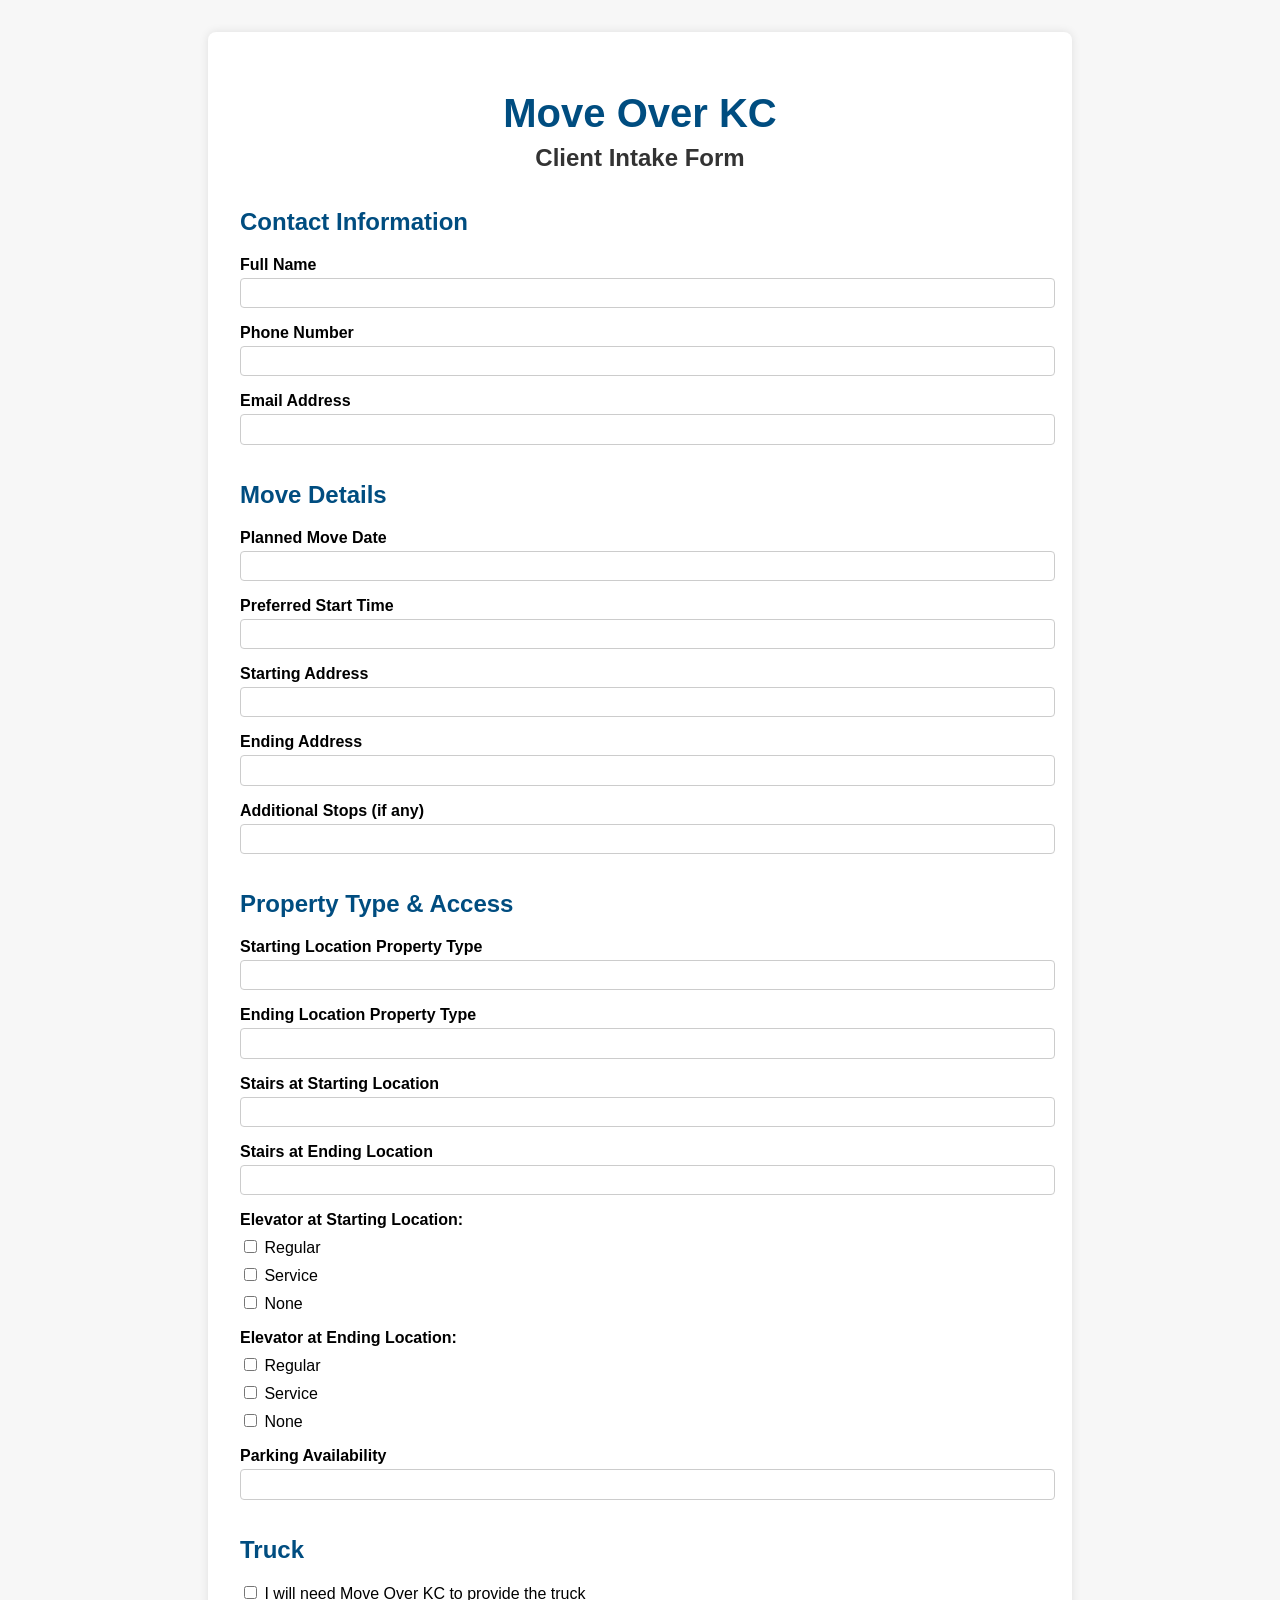
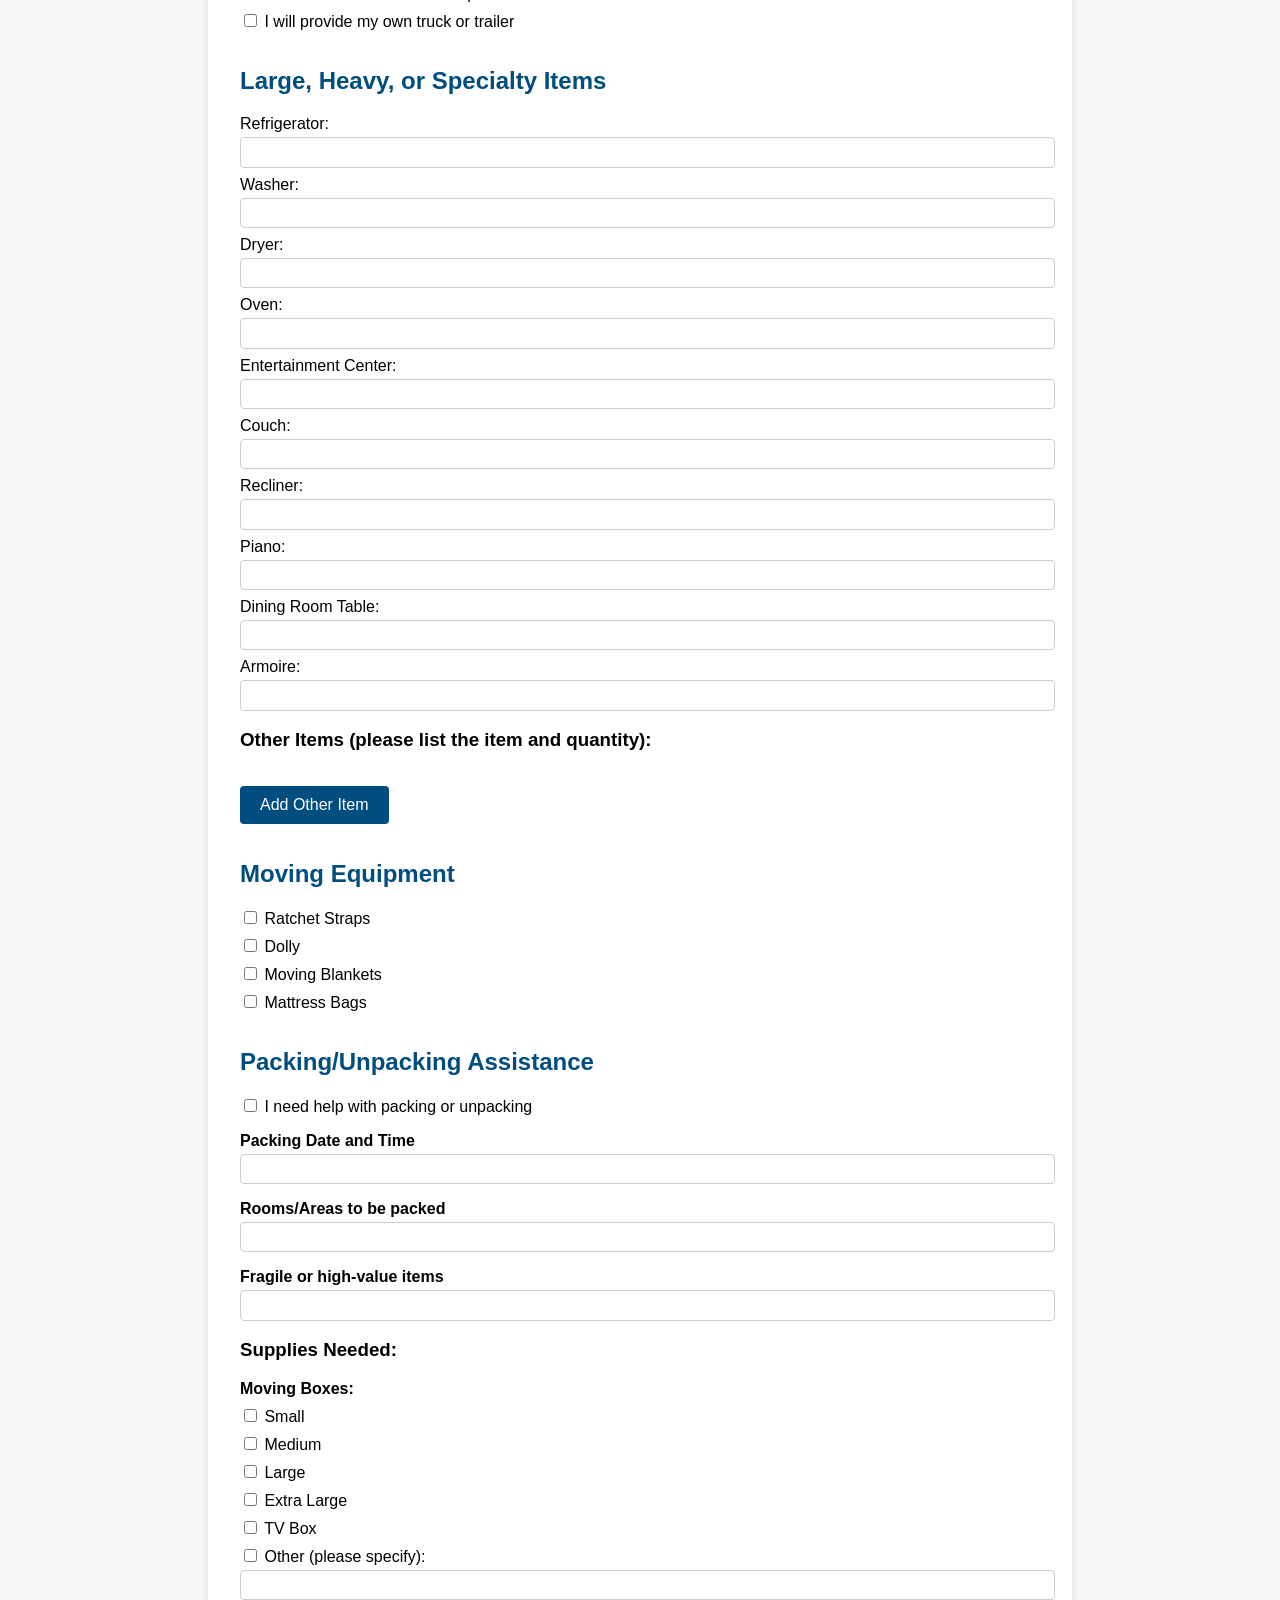
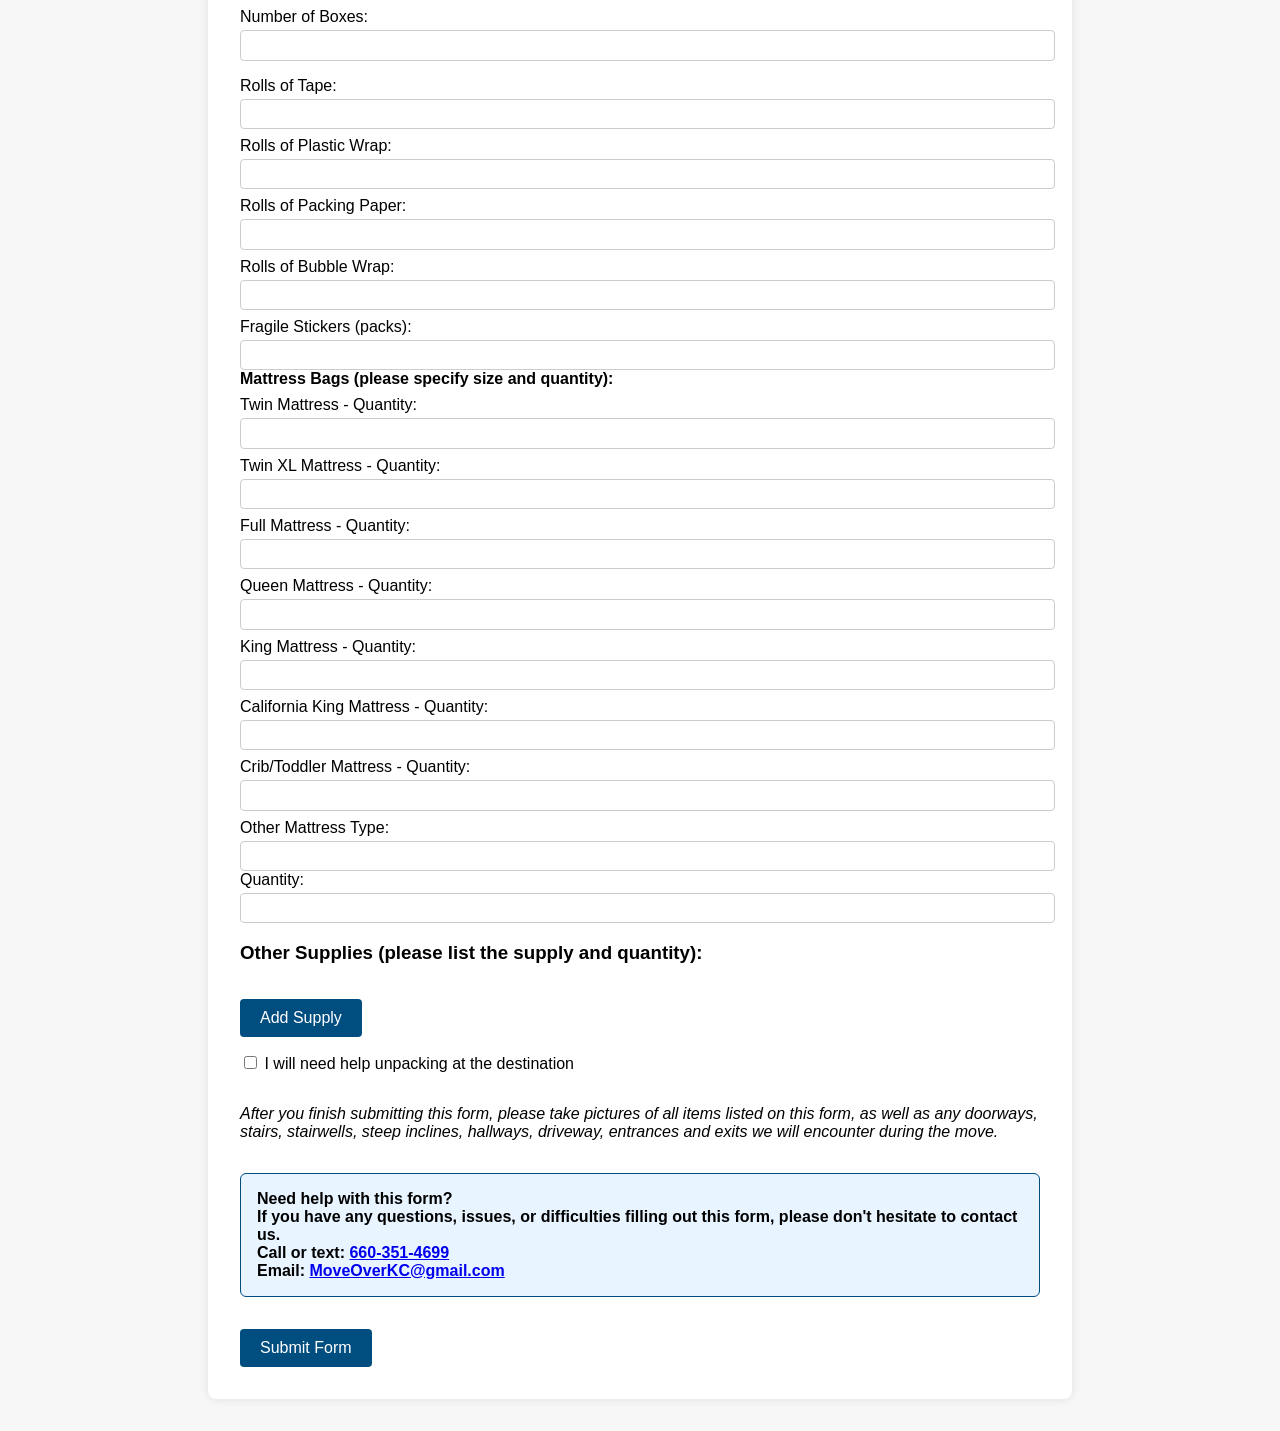
<file: Index.html>
<!DOCTYPE html>
<html lang="en">
<head>
  <meta charset="UTF-8" />
  <meta name="viewport" content="width=device-width, initial-scale=1.0" />
  <title>Move Over KC - Client Intake Form</title>
  <style>
    body {
      font-family: Arial, sans-serif;
      margin: 2em;
      background-color: #f7f7f7;
    }
    .container {
      max-width: 800px;
      margin: 0 auto;
      background: #fff;
      padding: 2em;
      border-radius: 8px;
      box-shadow: 0 0 10px rgba(0,0,0,0.1);
    }
    h1 {
      text-align: center;
      color: #004d80;
    }
    h2 {
      color: #004d80;
      margin-top: 1.5em;
    }
    label {
      display: block;
      margin-top: 1em;
      font-weight: bold;
    }
    input[type="text"], input[type="number"], textarea, select {
      width: 100%;
      padding: 0.5em;
      margin-top: 0.3em;
      border-radius: 4px;
      border: 1px solid #ccc;
    }
    .checkbox-group {
      margin-top: 1em;
    }
    .checkbox-group label {
      display: block;
      margin-top: 0.5em;
      font-weight: normal;
    }
    button, .add-btn {
      margin-top: 1em;
      padding: 10px 20px;
      background-color: #004d80;
      color: white;
      border: none;
      border-radius: 4px;
      font-size: 16px;
      cursor: pointer;
    }
    button:hover, .add-btn:hover {
      background-color: #00365e;
    }
  </style>
</head>
<body>
  <div class="container">
    
    <h1 style="
      text-align: center;
      color: #004d80;
      font-family: 'Segoe UI', 'Helvetica Neue', Arial, sans-serif;
      font-size: 2.5em;
      margin-bottom: 0.2em;
    ">Move Over KC</h1>
    <h2 style="
      text-align: center;
      color: #333;
      font-family: 'Segoe UI', 'Helvetica Neue', Arial, sans-serif;
      font-size: 1.5em;
      margin-top: 0;
      margin-bottom: 1em;
    ">Client Intake Form</h2>
    
    <form action="https://formsubmit.co/moveoverkc@gmail.com" method="POST">

      <input type="hidden" name="_subject" value="New Client Intake Form Submission!">
      <input type="hidden" name="_captcha" value="false">
      <input type="hidden" name="_template" value="table">

      <h2>Contact Information</h2>
      <label>Full Name <input type="text" name="Full Name" required></label>
      <label>Phone Number <input type="text" name="Phone Number" required></label>
      <label>Email Address <input type="text" name="Email Address" required></label>

      <h2>Move Details</h2>
      <label>Planned Move Date <input type="text" name="Move Date"></label>
      <label>Preferred Start Time <input type="text" name="Start Time"></label>
      <label>Starting Address <input type="text" name="Starting Address"></label>
      <label>Ending Address <input type="text" name="Ending Address"></label>
      <label>Additional Stops (if any) <input type="text" name="Additional Stops"></label>

      <h2>Property Type & Access</h2>
      <label>Starting Location Property Type <input type="text" name="Starting Property Type"></label>
      <label>Ending Location Property Type <input type="text" name="Ending Property Type"></label>
      <label>Stairs at Starting Location <input type="text" name="Stairs Start"></label>
      <label>Stairs at Ending Location <input type="text" name="Stairs End"></label>
      <div class="checkbox-group">
        <strong>Elevator at Starting Location:</strong><br>
        <label><input type="checkbox" name="Elevator Start" value="Regular"> Regular</label>
        <label><input type="checkbox" name="Elevator Start" value="Service"> Service</label>
        <label><input type="checkbox" name="Elevator Start" value="None"> None</label>
      </div>
      <div class="checkbox-group">
        <strong>Elevator at Ending Location:</strong><br>
        <label><input type="checkbox" name="Elevator End" value="Regular"> Regular</label>
        <label><input type="checkbox" name="Elevator End" value="Service"> Service</label>
        <label><input type="checkbox" name="Elevator End" value="None"> None</label>
      </div>
      <label>Parking Availability <input type="text" name="Parking"></label>

      <h2>Truck</h2>
      <div class="checkbox-group">
        <label><input type="checkbox" name="Truck Needed" value="Yes"> I will need Move Over KC to provide the truck</label>
        <label><input type="checkbox" name="Truck Provided" value="Yes"> I will provide my own truck or trailer</label>
      </div>

      <h2>Large, Heavy, or Specialty Items</h2>
      <div class="checkbox-group">
        <label>Refrigerator: <input type="number" name="Refrigerator" min="0"></label>
        <label>Washer: <input type="number" name="Washer" min="0"></label>
        <label>Dryer: <input type="number" name="Dryer" min="0"></label>
        <label>Oven: <input type="number" name="Oven" min="0"></label>
        <label>Entertainment Center: <input type="number" name="Entertainment Center" min="0"></label>
        <label>Couch: <input type="number" name="Couch" min="0"></label>
        <label>Recliner: <input type="number" name="Recliner" min="0"></label>
        <label>Piano: <input type="number" name="Piano" min="0"></label>
        <label>Dining Room Table: <input type="number" name="Dining Table" min="0"></label>
        <label>Armoire: <input type="number" name="Armoire" min="0"></label>
      </div>
      <h3>Other Items (please list the item and quantity):</h3>
      <div id="other-items"></div>
      <button type="button" class="add-btn" onclick="addOtherItem()">Add Other Item</button>

      <h2>Moving Equipment</h2>
      <div class="checkbox-group">
        <label><input type="checkbox" name="Equipment Needed" value="Ratchet Straps"> Ratchet Straps</label>
        <label><input type="checkbox" name="Equipment Needed" value="Dolly"> Dolly</label>
        <label><input type="checkbox" name="Equipment Needed" value="Moving Blankets"> Moving Blankets</label>
        <label><input type="checkbox" name="Equipment Needed" value="Mattress Bags"> Mattress Bags</label>
      </div>

      <h2>Packing/Unpacking Assistance</h2>
      <div class="checkbox-group">
        <label><input type="checkbox" name="Need Packing" value="Yes"> I need help with packing or unpacking</label>
      </div>
      <label>Packing Date and Time <input type="text" name="Packing Date"></label>
      <label>Rooms/Areas to be packed <input type="text" name="Packing Areas"></label>
      <label>Fragile or high-value items <input type="text" name="Fragile Items"></label>
      
      <h3>Supplies Needed:</h3>
      <div class="checkbox-group">
        <strong>Moving Boxes:</strong><br>
        <label><input type="checkbox" name="Box Size" value="Small"> Small</label>
        <label><input type="checkbox" name="Box Size" value="Medium"> Medium</label>
        <label><input type="checkbox" name="Box Size" value="Large"> Large</label>
        <label><input type="checkbox" name="Box Size" value="Extra Large"> Extra Large</label>
        <label><input type="checkbox" name="Box Size" value="TV Box"> TV Box</label>
        <label><input type="checkbox" name="Box Size" value="Other"> Other (please specify): <input type="text" name="Other Box Type"></label>
        <label>Number of Boxes: <input type="number" name="Box Quantity" min="0"></label>
      </div>
      <div class="checkbox-group" style="margin-top: 1em;">
        <label>Rolls of Tape: <input type="number" name="Tape Quantity" min="0"></label>
        <label>Rolls of Plastic Wrap: <input type="number" name="Plastic Wrap Quantity" min="0"></label>
        <label>Rolls of Packing Paper: <input type="number" name="Packing Paper Quantity" min="0"></label>
        <label>Rolls of Bubble Wrap: <input type="number" name="Bubble Wrap Quantity" min="0"></label>
        <label>Fragile Stickers (packs): <input type="number" name="Fragile Stickers Quantity" min="0"></label>
        
    <strong>Mattress Bags (please specify size and quantity):</strong><br>
    <label>Twin Mattress - Quantity: <input type="number" name="Twin Mattress Quantity" min="0"></label>
    <label>Twin XL Mattress - Quantity: <input type="number" name="Twin XL Mattress Quantity" min="0"></label>
    <label>Full Mattress - Quantity: <input type="number" name="Full Mattress Quantity" min="0"></label>
    <label>Queen Mattress - Quantity: <input type="number" name="Queen Mattress Quantity" min="0"></label>
    <label>King Mattress - Quantity: <input type="number" name="King Mattress Quantity" min="0"></label>
    <label>California King Mattress - Quantity: <input type="number" name="California King Mattress Quantity" min="0"></label>
    <label>Crib/Toddler Mattress - Quantity: <input type="number" name="Crib Mattress Quantity" min="0"></label>
    <label>Other Mattress Type: <input type="text" name="Other Mattress Type"> Quantity: <input type="number" name="Other Mattress Quantity" min="0"></label>
    
      </div>
      <h3>Other Supplies (please list the supply and quantity):</h3>
      <div id="supplies-needed"></div>
    
      <button type="button" class="add-btn" onclick="addSupply()">Add Supply</button>
      <div class="checkbox-group" style="margin-top:1em;">
        <label><input type="checkbox" name="Need Unpacking" value="Yes"> I will need help unpacking at the destination</label>
      </div>

      <p style="margin-top:2em; font-style: italic;">
        After you finish submitting this form, please take pictures of all items listed on this form, as well as any doorways, stairs, stairwells, steep inclines, hallways, driveway, entrances and exits we will encounter during the move.
      </p>

      
    <p style="margin-top: 2em; font-weight: bold; background-color: #e8f4ff; padding: 1em; border-radius: 6px; border: 1px solid #004d80;">
      <strong>Need help with this form?</strong><br>
      If you have any questions, issues, or difficulties filling out this form, please don't hesitate to contact us.<br>
      Call or text: <a href="tel:6603514699">660-351-4699</a><br>
      Email: <a href="mailto:moveoverkc@gmail.com">MoveOverKC@gmail.com</a>
    </p>

    <button type="submit">Submit Form</button>
    
    </form>
  </div>

<script>
function addOtherItem() {
  const container = document.getElementById('other-items');
  const div = document.createElement('div');
  div.innerHTML = '<input type="text" name="Other Item Name" placeholder="Item Name" required> <input type="number" name="Other Item Quantity" placeholder="Quantity" min="0" required>';
  container.appendChild(div);
}

function addSupply() {
  const container = document.getElementById('supplies-needed');
  const div = document.createElement('div');
  div.innerHTML = '<input type="text" name="Supply Name" placeholder="Supply Name" required> <input type="number" name="Supply Quantity" placeholder="Quantity" min="0" required>';
  container.appendChild(div);
}
</script>

</body>
</html>
</file>
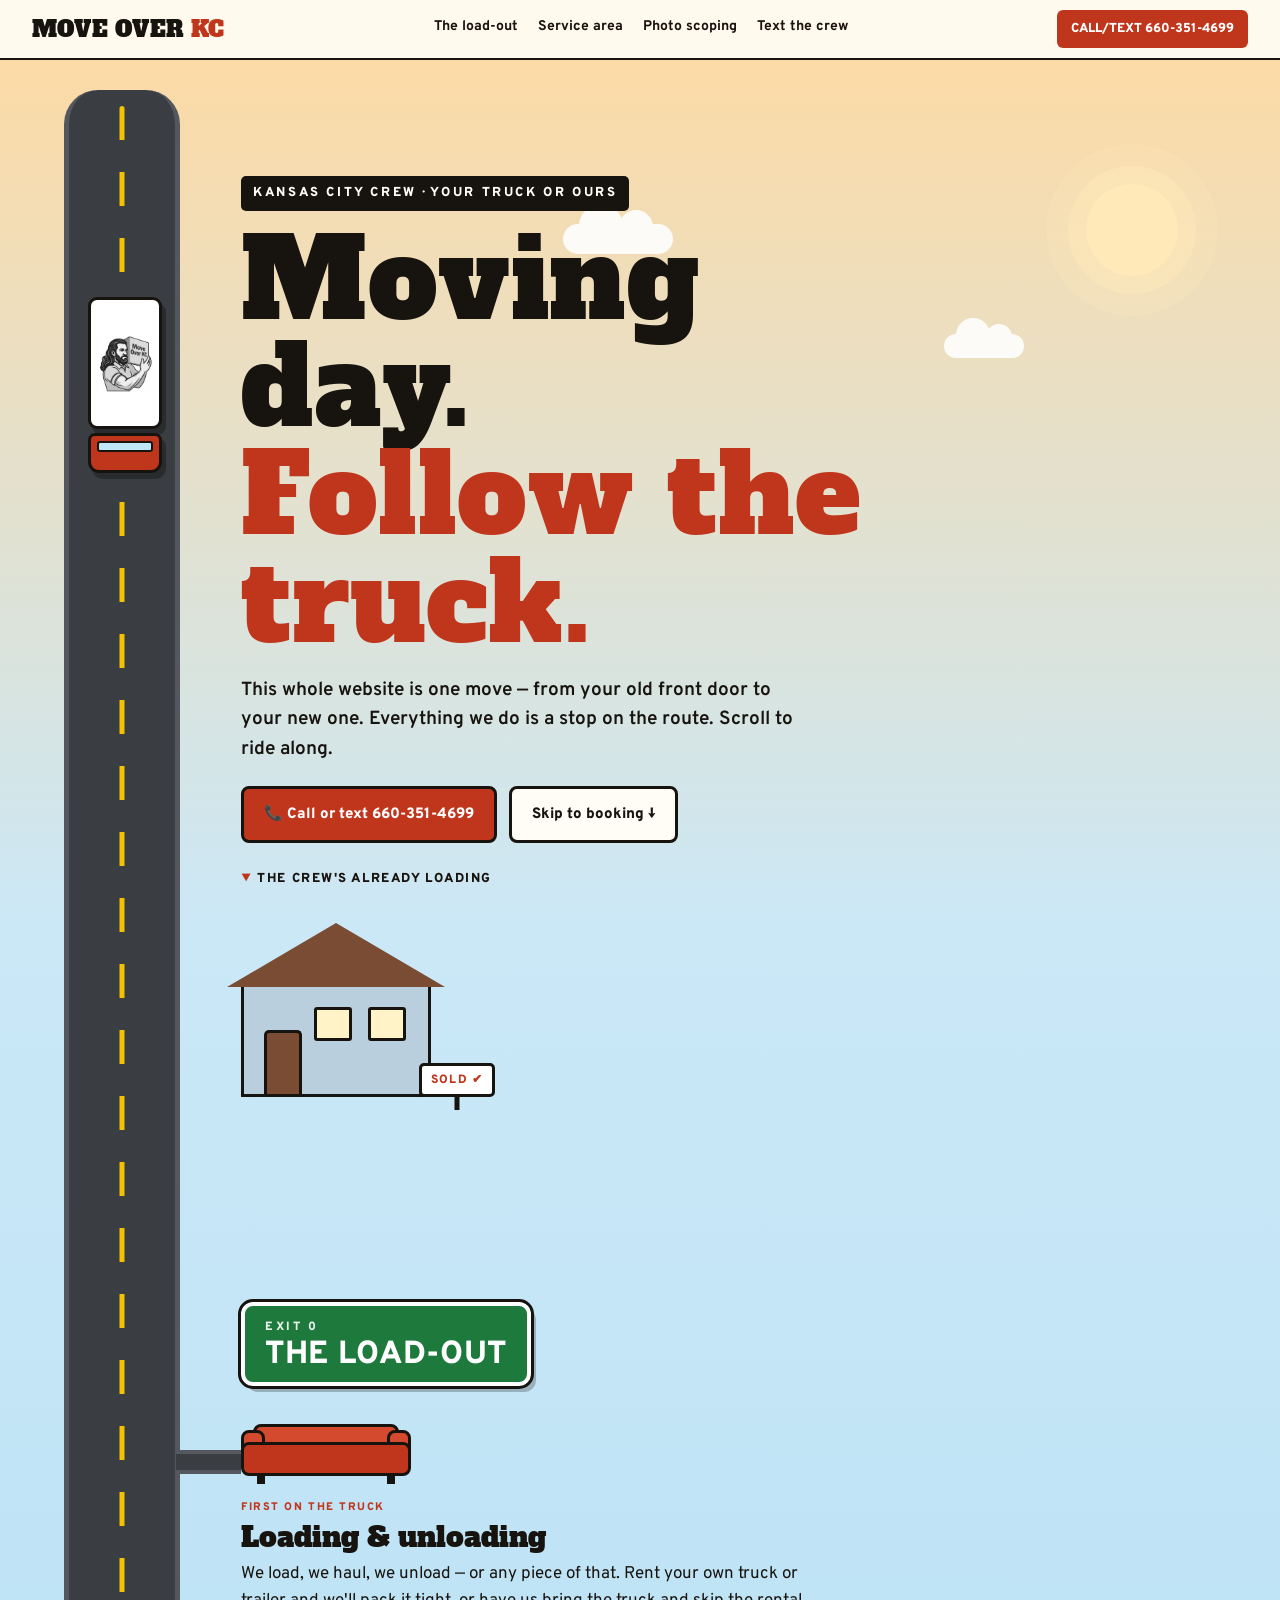
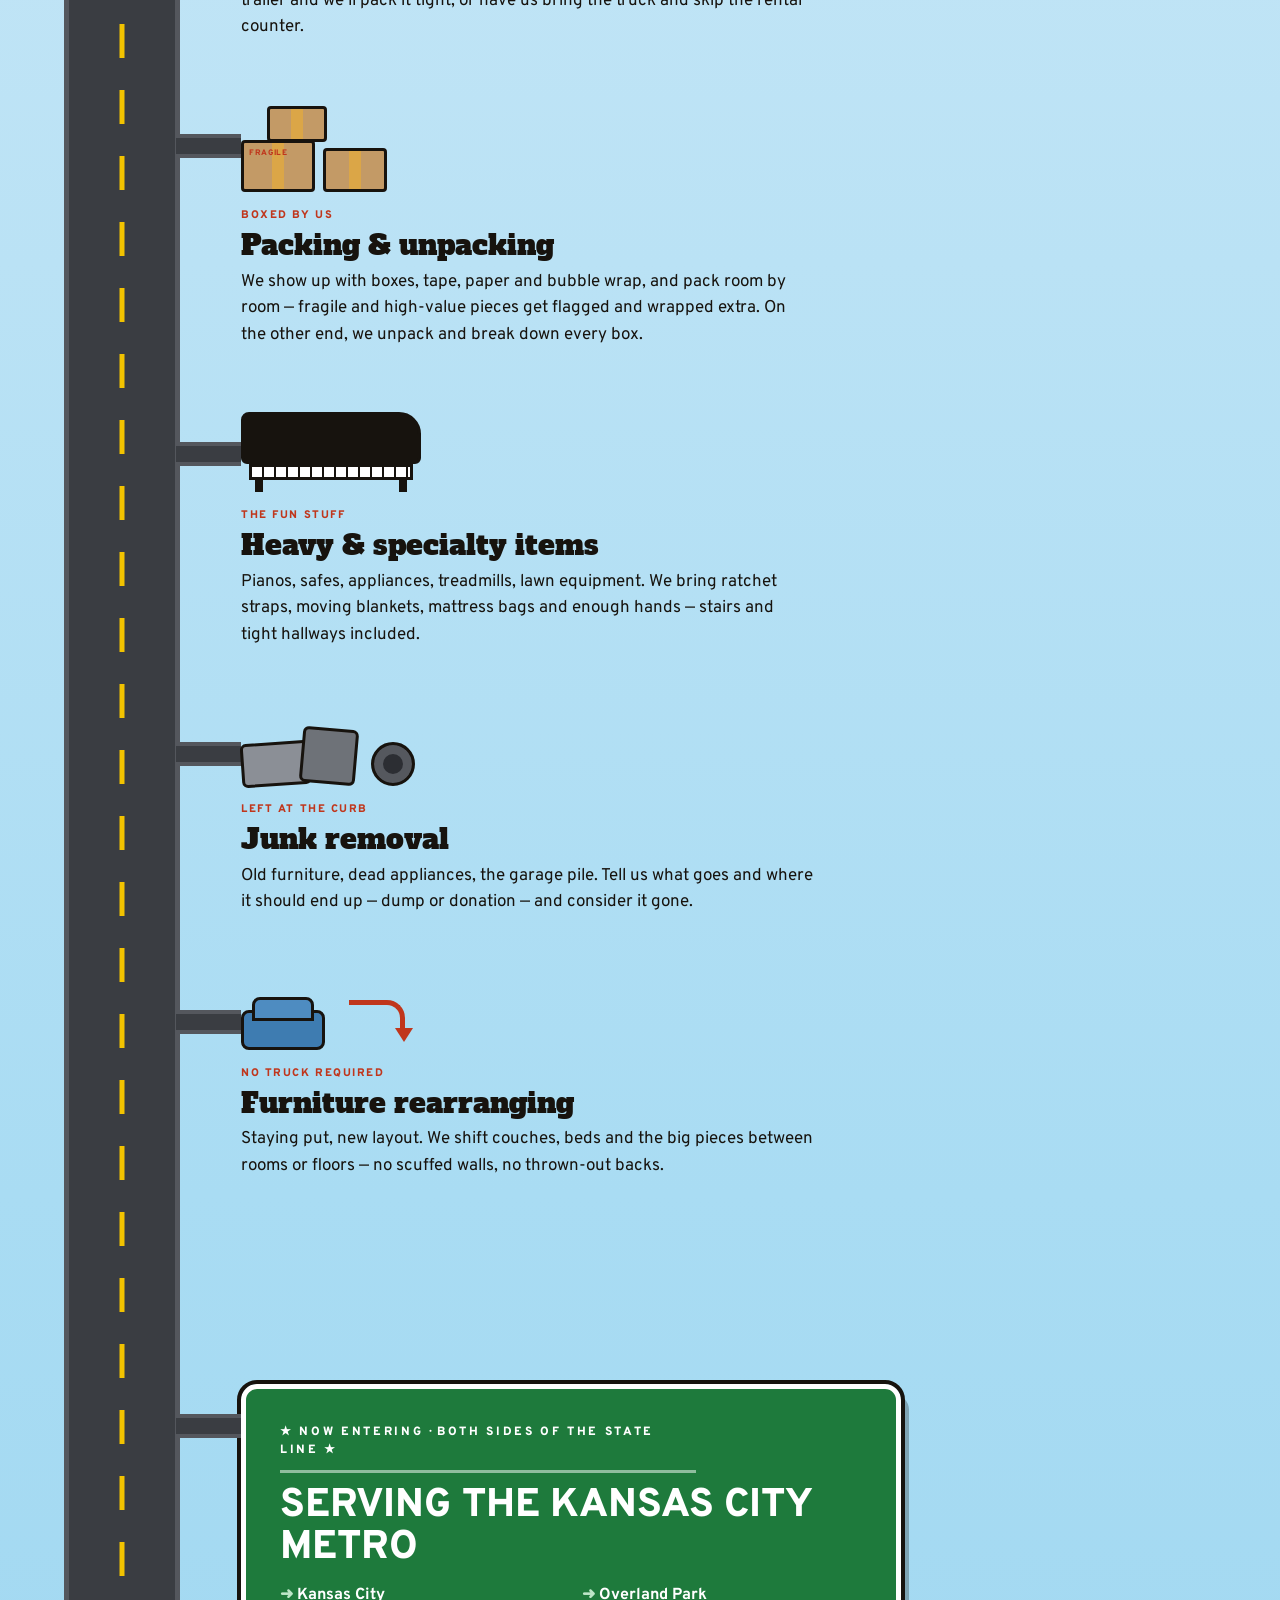
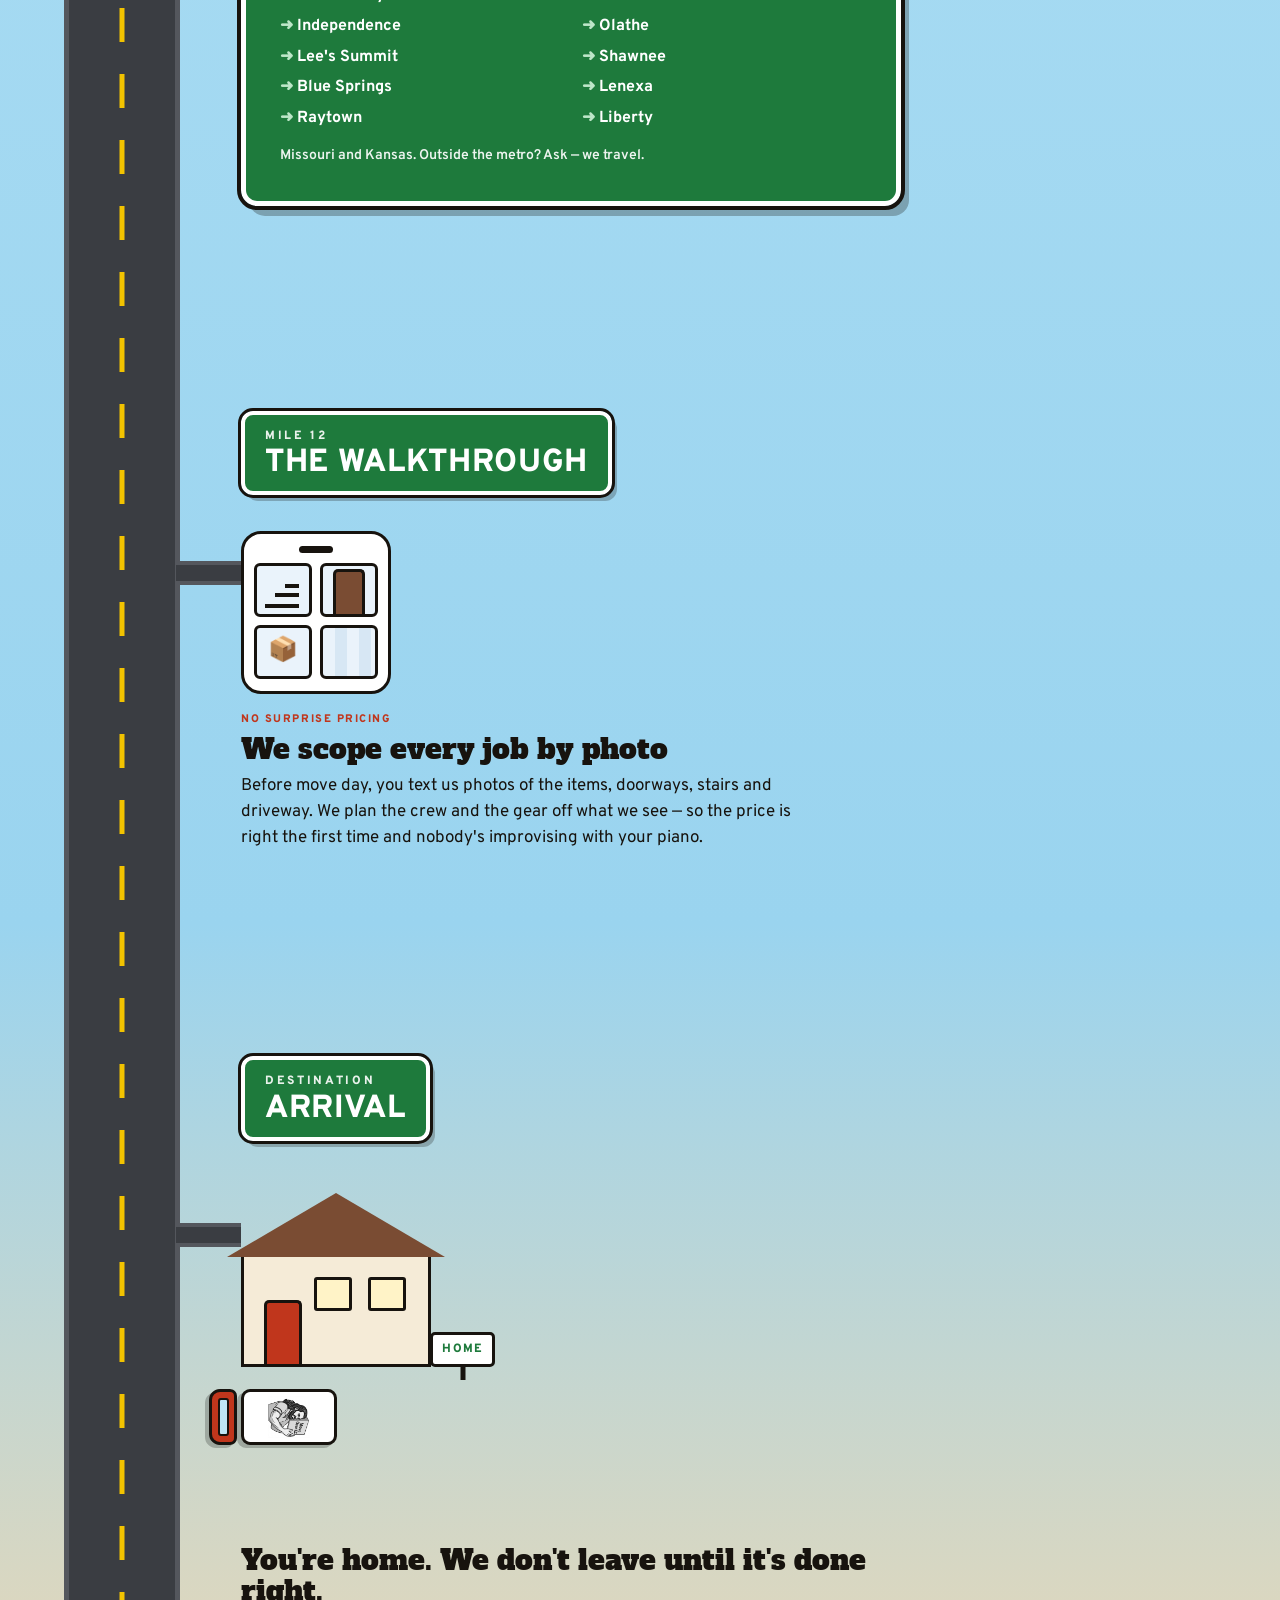
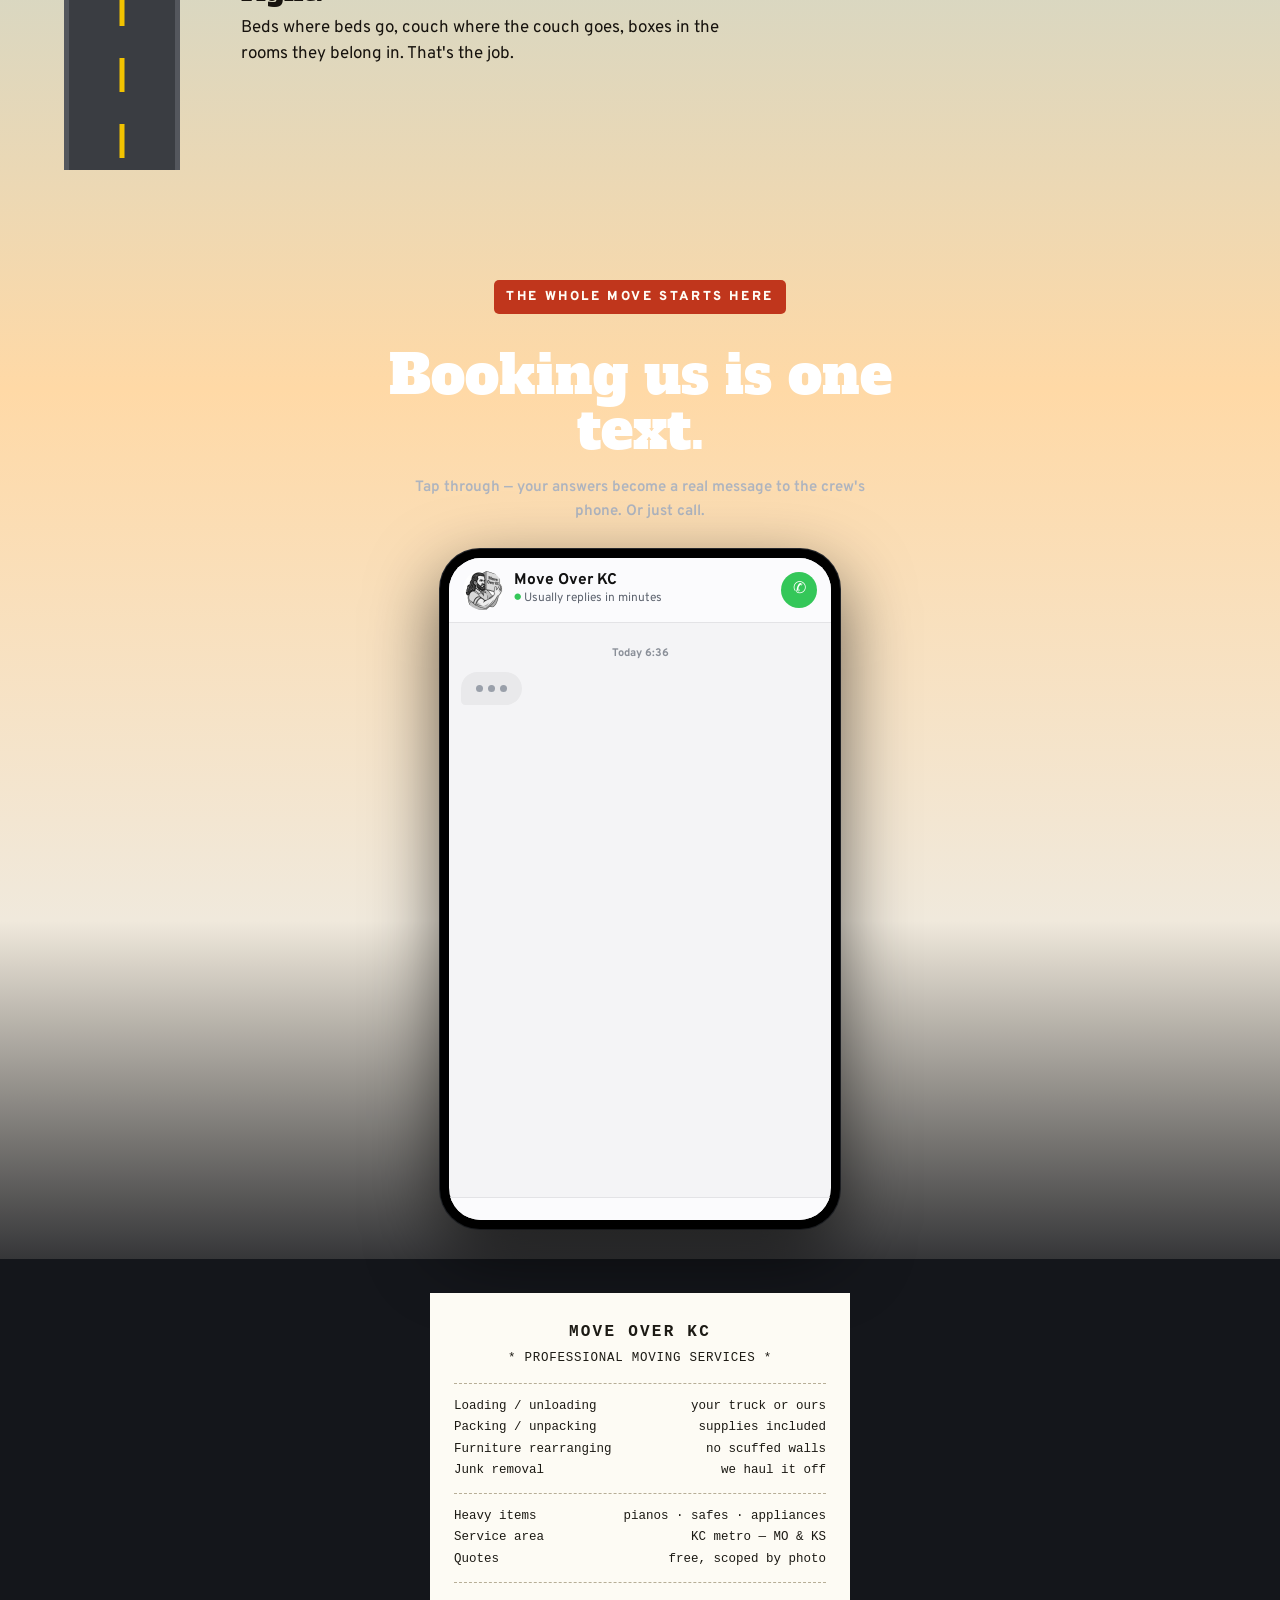
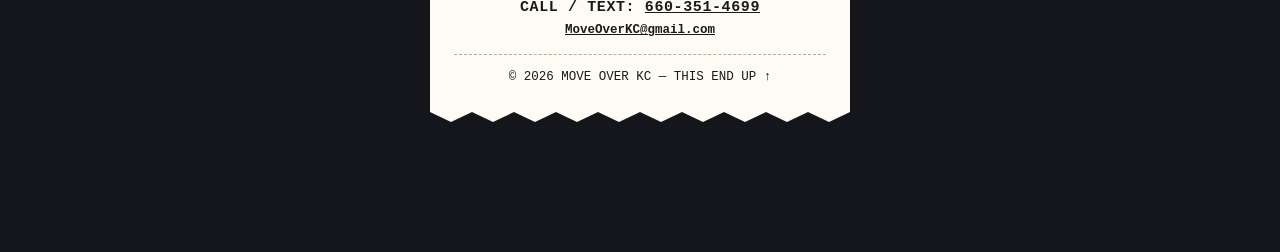
<file: index.html>
<!DOCTYPE html>
<html lang="en">
<head>
<meta charset="UTF-8">
<meta name="viewport" content="width=device-width, initial-scale=1.0, viewport-fit=cover">
<title>Move Over KC — Kansas City Moving Crew | Loading, Packing, Junk Removal</title>
<meta name="description" content="Follow the truck: loading, packing, heavy items and junk removal across the Kansas City metro. Your truck or ours. Call or text 660-351-4699.">
<link rel="preconnect" href="https://fonts.googleapis.com">
<link rel="preconnect" href="https://fonts.gstatic.com" crossorigin>
<link href="https://fonts.googleapis.com/css2?family=Alfa+Slab+One&family=Overpass:wght@400;600;700;800&display=swap" rel="stylesheet">
<script type="application/ld+json">
{
  "@context": "https://schema.org",
  "@type": "MovingCompany",
  "name": "Move Over KC",
  "url": "https://www.moveoverkc.com/",
  "telephone": "+1-660-351-4699",
  "email": "MoveOverKC@gmail.com",
  "areaServed": "Kansas City Metropolitan Area"
}
</script>
<style>
  :root{
    --road-left:clamp(14px,5vw,84px);
    --road-w:clamp(58px,11vw,116px);
    --gutter:clamp(16px,4vw,52px);
    --asphalt:#3A3D42;
    --asphalt-edge:#54575D;
    --dash:#F2C300;
    --sign-green:#1E7A3C;
    --kc-red:#C0361C;
    --ink:#17130E;
    --paper:#FFFDF6;
    --slab:"Alfa Slab One",Georgia,serif;
    --hwy:"Overpass",-apple-system,"Segoe UI",Roboto,Helvetica,Arial,sans-serif;
    --mono:"SFMono-Regular",ui-monospace,Consolas,Menlo,monospace;
  }
  *{margin:0;padding:0;box-sizing:border-box}
  html{scroll-behavior:smooth}
  body{
    font-family:var(--hwy);color:var(--ink);line-height:1.55;
    background:linear-gradient(180deg,
      #FFD9A0 0%, #CBE8F7 14%, #A9DCF3 42%, #9AD4EF 62%,
      #FFD9A6 78%, #F0E9DC 86%, #14161B 92%, #14161B 100%);
    -webkit-font-smoothing:antialiased;
  }
  a{color:inherit}
  :focus-visible{outline:3px solid var(--kc-red);outline-offset:3px}

  /* ============ top bar ============ */
  .topbar{
    position:fixed;top:0;left:0;right:0;z-index:70;
    display:flex;align-items:center;justify-content:space-between;gap:12px;
    padding:10px clamp(14px,4vw,32px);
    background:rgba(255,253,246,.9);backdrop-filter:blur(8px);
    border-bottom:2px solid var(--ink);
  }
  .wordmark{
    font-family:var(--slab);font-size:clamp(17px,3.6vw,22px);
    text-decoration:none;letter-spacing:.01em;line-height:1;
  }
  .wordmark span{color:var(--kc-red)}
  .topnav{display:flex;gap:20px}
  .topnav a{
    font-weight:700;font-size:14px;text-decoration:none;
    border-bottom:2px solid transparent;padding-bottom:2px;
  }
  .topnav a:hover{border-bottom-color:var(--kc-red)}
  .top-call{
    font-weight:800;font-size:13px;text-decoration:none;white-space:nowrap;
    background:var(--kc-red);color:#fff;padding:9px 14px;border-radius:6px;
  }
  @media (max-width:820px){.topnav{display:none}}

  /* ============ road + truck ============ */
  .roadwrap{position:relative;padding-top:74px}
  .road{
    position:absolute;top:90px;bottom:0;
    left:var(--road-left);width:var(--road-w);
    background:var(--asphalt);
    border-left:5px solid var(--asphalt-edge);
    border-right:5px solid var(--asphalt-edge);
    border-radius:34px 34px 0 0;
  }
  .road::before{
    content:"";position:absolute;top:16px;bottom:8px;left:50%;width:5px;
    transform:translateX(-50%);
    background:repeating-linear-gradient(180deg,
      var(--dash) 0 34px, transparent 34px 66px);
    border-radius:3px;
  }
  .truck{
    position:fixed;z-index:60;top:33vh;
    left:calc(var(--road-left) + var(--road-w)/2 + 2.5px);
    transform:translateX(-50%);
    width:clamp(46px,8vw,74px);
    transition:opacity .4s ease;
    filter:drop-shadow(4px 6px 0 rgba(0,0,0,.28));
    pointer-events:none;
  }
  body.arrived .truck{opacity:0}
  .trailer{
    position:relative;background:#fff url("[data-uri]") center/84% auto no-repeat;border:3px solid var(--ink);
    border-radius:9px;height:clamp(84px,15vw,132px);
    display:flex;align-items:center;justify-content:center;overflow:hidden;
  }
  .trailer b{
    font-family:var(--slab);font-weight:400;color:var(--kc-red);
    font-size:clamp(9px,1.5vw,13px);letter-spacing:.06em;
    writing-mode:vertical-rl;transform:rotate(180deg);white-space:nowrap;
  }
  .cab{
    margin-top:4px;background:var(--kc-red);border:3px solid var(--ink);
    border-radius:7px 7px 11px 11px;height:clamp(26px,4.6vw,40px);position:relative;
  }
  .cab::after{ /* windshield */
    content:"";position:absolute;left:6px;right:6px;top:5px;height:7px;
    background:#BFE6F5;border-radius:3px;border:2px solid var(--ink);
  }
  /* motion dashes while scrolling */
  .truck::before,.truck::after{
    content:"";position:absolute;left:18%;top:-26px;width:5px;height:16px;
    background:rgba(255,255,255,.85);border-radius:3px;opacity:0;
  }
  .truck::after{left:auto;right:18%;top:-38px}
  @media (prefers-reduced-motion:no-preference){
    body.rolling .truck::before,body.rolling .truck::after{
      opacity:1;animation:zoom .35s linear infinite;
    }
    @keyframes zoom{from{transform:translateY(0);opacity:.9}to{transform:translateY(26px);opacity:0}}
  }

  /* ============ scenes / stops ============ */
  .scene{
    position:relative;
    padding:clamp(48px,8vw,110px) var(--gutter) clamp(48px,8vw,110px)
      calc(var(--road-left) + var(--road-w) + var(--gutter) + 10px);
  }
  .stop{max-width:660px;position:relative;margin-bottom:clamp(36px,6vw,64px)}
  .stop:last-child{margin-bottom:0}
  .stop::before{ /* driveway stub to the road */
    content:"";position:absolute;top:30px;height:16px;
    right:100%;width:calc(var(--gutter) + 14px);
    background:var(--asphalt);border-top:4px solid var(--asphalt-edge);
    border-bottom:4px solid var(--asphalt-edge);
  }
  @media (prefers-reduced-motion:no-preference){
    .reveal{opacity:0;transform:translateY(26px);transition:opacity .5s ease,transform .5s ease}
    .reveal.in{opacity:1;transform:none}
  }

  /* highway-sign headers */
  .hwy-sign{
    display:inline-block;background:var(--sign-green);color:#fff;
    border:4px solid #fff;outline:3px solid var(--ink);border-radius:12px;
    padding:12px 20px 10px;margin-bottom:18px;
    box-shadow:5px 6px 0 rgba(23,19,14,.25);
  }
  .hwy-sign .exit{
    display:block;font-weight:800;font-size:12px;letter-spacing:.22em;
    text-transform:uppercase;opacity:.9;margin-bottom:2px;
  }
  .hwy-sign h2{
    font-family:var(--hwy);font-weight:800;text-transform:uppercase;
    font-size:clamp(21px,4.5vw,32px);line-height:1.05;letter-spacing:.02em;
  }
  .stop h3{
    font-family:var(--slab);font-weight:400;font-size:clamp(21px,4vw,28px);
    line-height:1.1;margin-bottom:8px;
  }
  .stop p{max-width:52ch;font-size:clamp(15px,2.2vw,17px)}
  .stop .tag{
    display:inline-block;font-weight:800;font-size:11px;letter-spacing:.14em;
    text-transform:uppercase;color:var(--kc-red);margin-bottom:6px;
  }

  /* ============ scene 1: departure ============ */
  .sun{
    position:absolute;top:110px;right:8%;width:92px;height:92px;border-radius:50%;
    background:#FFE9B8;box-shadow:0 0 0 18px rgba(255,233,184,.45),0 0 0 40px rgba(255,233,184,.2);
  }
  .cloud{position:absolute;background:#fff;border-radius:999px;opacity:.9}
  .cloud::before,.cloud::after{content:"";position:absolute;background:#fff;border-radius:50%}
  .c1{top:150px;left:44%;width:110px;height:30px}
  .c1::before{width:44px;height:44px;top:-20px;left:16px}
  .c1::after{width:34px;height:34px;top:-14px;left:56px}
  .c2{top:260px;right:20%;width:80px;height:24px}
  .c2::before{width:34px;height:34px;top:-16px;left:12px}
  .c2::after{width:26px;height:26px;top:-10px;left:42px}

  .hero-copy{max-width:640px;position:relative}
  .kicker{
    font-weight:800;font-size:clamp(11px,2.4vw,13px);letter-spacing:.2em;
    text-transform:uppercase;background:var(--ink);color:var(--paper);
    display:inline-block;padding:7px 12px;border-radius:5px;margin-bottom:16px;
  }
  h1{
    font-family:var(--slab);font-weight:400;line-height:.98;
    font-size:clamp(46px,11vw,110px);letter-spacing:.005em;
  }
  h1 span{color:var(--kc-red)}
  .hero-sub{
    max-width:46ch;font-size:clamp(16px,2.5vw,19px);font-weight:600;margin:18px 0 22px;
  }
  .hero-ctas{display:flex;flex-wrap:wrap;gap:12px;margin-bottom:26px}
  .btn{
    font-weight:800;font-size:15px;text-decoration:none;border-radius:8px;
    padding:14px 20px;border:3px solid var(--ink);display:inline-block;
    transition:transform .12s ease,box-shadow .12s ease;
  }
  .btn:hover{transform:translate(-2px,-2px);box-shadow:4px 4px 0 var(--ink)}
  .btn-red{background:var(--kc-red);color:#fff;border-color:var(--ink)}
  .btn-paper{background:var(--paper);color:var(--ink)}
  .scroll-cue{font-weight:800;font-size:13px;letter-spacing:.12em;text-transform:uppercase}
  .scroll-cue b{color:var(--kc-red)}
  @media (prefers-reduced-motion:reduce){
    .btn:hover{transform:none;box-shadow:none}
    html{scroll-behavior:auto}
  }

  /* old & new houses */
  .house{position:relative;width:190px;margin:34px 0 0}
  .h-roof{
    width:0;height:0;margin-left:-14px;
    border-left:109px solid transparent;border-right:109px solid transparent;
    border-bottom:64px solid #7A4C33;
  }
  .h-body{
    background:#B9CFDD;border:3px solid var(--ink);border-top:none;height:110px;position:relative;
  }
  .house.new .h-body{background:#F5EBD7}
  .h-door{
    position:absolute;bottom:0;left:20px;width:38px;height:64px;
    background:#7A4C33;border:3px solid var(--ink);border-bottom:none;border-radius:5px 5px 0 0;
  }
  .house.new .h-door{background:var(--kc-red)}
  .h-win{
    position:absolute;top:20px;width:38px;height:34px;background:#FFF3C7;
    border:3px solid var(--ink);border-radius:3px;
  }
  .h-win.w1{right:22px}.h-win.w2{right:76px}
  .yard-sign{
    position:absolute;right:-64px;bottom:0;background:#fff;border:3px solid var(--ink);
    border-radius:5px;padding:5px 9px;font-weight:800;font-size:12px;letter-spacing:.1em;
  }
  .yard-sign::after{
    content:"";position:absolute;left:50%;top:100%;width:5px;height:16px;
    background:var(--ink);transform:translateX(-50%);
  }
  .yard-sign.sold{color:var(--kc-red)}
  .yard-sign.home{color:var(--sign-green)}

  /* ============ props ============ */
  .prop{margin:16px 0 10px;position:relative}
  /* couch */
  .couch{width:170px;height:64px;position:relative}
  .couch .base{position:absolute;bottom:8px;left:0;right:0;height:34px;background:#C0361C;border:3px solid var(--ink);border-radius:8px}
  .couch .back{position:absolute;bottom:34px;left:12px;right:12px;height:26px;background:#D34A2F;border:3px solid var(--ink);border-radius:8px 8px 0 0}
  .couch .arm{position:absolute;bottom:14px;width:24px;height:40px;background:#D34A2F;border:3px solid var(--ink);border-radius:8px}
  .couch .arm.l{left:0}.couch .arm.r{right:0}
  .couch .leg{position:absolute;bottom:0;width:8px;height:10px;background:var(--ink)}
  .couch .leg.l{left:16px}.couch .leg.r{right:16px}
  /* boxes */
  .boxes{width:170px;height:88px;position:relative}
  .bx{position:absolute;background:#C39A66;border:3px solid var(--ink);border-radius:4px}
  .bx::before{content:"";position:absolute;left:50%;top:0;bottom:0;width:12px;transform:translateX(-50%);background:rgba(224,169,66,.85)}
  .bx1{bottom:0;left:0;width:74px;height:52px}
  .bx2{bottom:0;left:82px;width:64px;height:44px}
  .bx3{bottom:50px;left:26px;width:60px;height:36px}
  .bx .frg{
    position:absolute;top:4px;left:5px;font-weight:800;font-size:8px;
    letter-spacing:.08em;color:var(--kc-red);z-index:1;
  }
  /* piano */
  .piano{width:180px;height:80px;position:relative}
  .piano .pbody{position:absolute;top:0;left:0;right:0;height:52px;background:#17130E;border:3px solid var(--ink);border-radius:8px 22px 6px 6px}
  .piano .keys{position:absolute;top:52px;left:8px;right:8px;height:16px;border:3px solid var(--ink);background:repeating-linear-gradient(90deg,#fff 0 10px,var(--ink) 10px 12px)}
  .piano .pleg{position:absolute;top:68px;width:8px;height:12px;background:var(--ink)}
  .piano .pleg.l{left:14px}.piano .pleg.r{right:14px}
  /* junk pile */
  .junk{width:180px;height:74px;position:relative}
  .junk .j1{position:absolute;bottom:0;left:0;width:70px;height:44px;background:#8B8F96;border:3px solid var(--ink);border-radius:6px;transform:rotate(-4deg)}
  .junk .j2{position:absolute;bottom:2px;left:60px;width:56px;height:56px;background:#6E7278;border:3px solid var(--ink);border-radius:6px;transform:rotate(5deg)}
  .junk .tire{position:absolute;bottom:0;right:6px;width:44px;height:44px;border-radius:50%;background:#2C2E33;border:3px solid var(--ink);box-shadow:inset 0 0 0 9px #55585E}
  /* rearrange: sofa + arrow */
  .rearr{width:190px;height:70px;position:relative}
  .rearr .mini{position:absolute;bottom:0;left:0;width:84px;height:40px;background:#3E7CB1;border:3px solid var(--ink);border-radius:8px}
  .rearr .mini::before{content:"";position:absolute;left:8px;right:8px;top:-16px;height:18px;background:#4E8CC1;border:3px solid var(--ink);border-radius:8px 8px 0 0}
  .rearr .arrow{
    position:absolute;right:26px;bottom:16px;width:56px;height:34px;
    border:5px solid var(--kc-red);border-left:none;border-bottom:none;border-radius:0 18px 0 0;
  }
  .rearr .arrow::after{
    content:"";position:absolute;right:-13px;bottom:-8px;
    border-left:9px solid transparent;border-right:9px solid transparent;
    border-top:14px solid var(--kc-red);
  }

  /* ============ state line / area ============ */
  .bigsign{
    background:var(--sign-green);color:#fff;border:5px solid #fff;
    outline:4px solid var(--ink);border-radius:16px;
    padding:clamp(18px,4vw,34px);max-width:680px;
    box-shadow:8px 10px 0 rgba(23,19,14,.28);
  }
  .bigsign .bs-top{
    font-weight:800;letter-spacing:.22em;font-size:12px;text-transform:uppercase;
    border-bottom:3px solid rgba(255,255,255,.5);padding-bottom:10px;margin-bottom:12px;
  }
  .bigsign h2{
    font-family:var(--hwy);font-weight:800;text-transform:uppercase;
    font-size:clamp(24px,5vw,40px);line-height:1.05;margin-bottom:14px;
  }
  .exits{display:grid;grid-template-columns:1fr 1fr;gap:6px 22px;margin-bottom:14px}
  .exits span{font-weight:700;font-size:clamp(13px,2.4vw,16px)}
  .exits span::before{content:"➜ ";color:#BDE6C8}
  .bigsign .bs-note{font-size:14px;font-weight:600;opacity:.92}
  @media (max-width:440px){.exits{grid-template-columns:1fr}}

  /* ============ walkthrough (photos) ============ */
  .photo-phone{
    width:150px;background:#fff;border:3px solid var(--ink);border-radius:20px;
    padding:12px 10px;margin:18px 0 12px;
  }
  .photo-phone .cam{width:34px;height:7px;background:var(--ink);border-radius:5px;margin:0 auto 10px}
  .thumbs{display:grid;grid-template-columns:1fr 1fr;gap:8px}
  .thumb{
    height:54px;border:3px solid var(--ink);border-radius:6px;position:relative;overflow:hidden;
    background:#EAF3FB;
  }
  .thumb.stairs::before{
    content:"";position:absolute;left:8px;bottom:6px;width:34px;height:34px;
    background:
      linear-gradient(var(--ink) 0 0) 0 100%/34px 4px,
      linear-gradient(var(--ink) 0 0) 10px 66%/24px 4px,
      linear-gradient(var(--ink) 0 0) 20px 33%/14px 4px;
    background-repeat:no-repeat;
  }
  .thumb.door::before{
    content:"";position:absolute;left:50%;bottom:0;transform:translateX(-50%);
    width:26px;height:42px;background:#7A4C33;border:3px solid var(--ink);
    border-bottom:none;border-radius:5px 5px 0 0;
  }
  .thumb.hall{background:repeating-linear-gradient(90deg,#EAF3FB 0 12px,#D7E7F4 12px 24px)}
  .thumb.itm::before{
    content:"📦";position:absolute;inset:0;display:flex;align-items:center;
    justify-content:center;font-size:24px;
  }

  /* ============ arrival ============ */
  #arrival .stop p{max-width:44ch}
  .parked{
    display:inline-block;margin-top:22px;transform:rotate(90deg);transform-origin:left top;
    margin-left:96px;
  }
  .parked .truckstat{width:56px;filter:drop-shadow(3px 4px 0 rgba(0,0,0,.22))}
  .parked .trailer{height:96px}
  .parked .trailer b{font-size:9px}
  .parked .cab{height:28px}

  /* ============ finale: chat ============ */
  .finale{
    padding:clamp(60px,9vw,110px) clamp(16px,4vw,52px) 30px;
    display:flex;flex-direction:column;align-items:center;gap:18px;
    color:#E8EAEE;text-align:center;
  }
  .finale .kicker{background:var(--kc-red)}
  .finale h2{
    font-family:var(--slab);font-weight:400;color:#fff;
    font-size:clamp(30px,7vw,54px);line-height:1.02;max-width:16ch;
  }
  .finale .fin-sub{max-width:46ch;font-weight:600;color:#AEB4BF;font-size:15px}

  /* phone chat (the box) */
  .phone{
    width:min(400px,100%);height:min(680px,78vh);
    background:#000;border-radius:40px;padding:9px;display:flex;
    box-shadow:0 26px 70px rgba(0,0,0,.6),0 0 0 1px #2a2d33;
    text-align:left;color:#111;margin-top:8px;
  }
  .screen{background:#F4F4F6;border-radius:32px;overflow:hidden;display:flex;flex-direction:column;flex:1}
  .contactbar{
    background:#FBFBFD;border-bottom:1px solid #E3E3E6;
    display:flex;align-items:center;gap:11px;padding:12px 14px;
  }
  .avatar{
    width:40px;height:40px;border-radius:50%;flex:0 0 auto;
    background:#fff url("[data-uri]") center/cover no-repeat;
    color:#fff;display:flex;align-items:center;justify-content:center;
    font-weight:800;font-size:14px;
  }
  .contact-info{flex:1;min-width:0}
  .contact-name{font-weight:700;font-size:15.5px;line-height:1.1;font-family:var(--hwy)}
  .contact-sub{font-size:12px;color:#5f6570}
  .contact-sub .dot{color:#34C759}
  .callbtn{
    flex:0 0 auto;text-decoration:none;width:36px;height:36px;border-radius:50%;
    background:#34C759;color:#fff;font-size:16px;
    display:flex;align-items:center;justify-content:center;
  }
  .thread{
    flex:1;overflow-y:auto;padding:14px 12px 10px;
    display:flex;flex-direction:column;gap:4px;font-family:var(--hwy);
  }
  .tstamp{align-self:center;font-size:11px;color:#8a8f98;font-weight:700;margin:8px 0 6px}
  .row{display:flex;width:100%}
  .row.them{justify-content:flex-start}
  .row.me{justify-content:flex-end}
  .bubble{
    max-width:80%;padding:9px 13px;border-radius:18px;
    font-size:15px;line-height:1.38;word-wrap:break-word;white-space:pre-line;
  }
  .them .bubble{background:#E9E9EB;color:#111;border-bottom-left-radius:5px}
  .me .bubble{background:#34C759;color:#fff;border-bottom-right-radius:5px}
  .bubble.summary{
    background:#fff;border:1.5px dashed #b9bec7;color:#111;
    font-family:var(--mono);font-size:12.5px;line-height:1.55;
  }
  .delivered{align-self:flex-end;font-size:11px;color:#8a8f98;font-weight:700;margin:2px 4px 4px 0}
  @media (prefers-reduced-motion:no-preference){
    .row{animation:pop .18s ease-out}
    @keyframes pop{from{opacity:0;transform:translateY(8px) scale(.97)}to{opacity:1;transform:none}}
    .typing i{animation:blink 1.2s infinite}
    .typing i:nth-child(2){animation-delay:.18s}
    .typing i:nth-child(3){animation-delay:.36s}
    @keyframes blink{0%,60%,100%{opacity:.35}30%{opacity:1}}
  }
  .typing .bubble{display:flex;gap:5px;align-items:center;padding:13px 15px}
  .typing i{width:7px;height:7px;border-radius:50%;background:#9aa0aa;display:block}
  .composer{
    background:#FBFBFD;border-top:1px solid #E3E3E6;
    padding:10px 12px 12px;font-family:var(--hwy);
  }
  .chips{display:flex;flex-wrap:wrap;gap:8px}
  .chip{
    border:1.5px solid #0A84FF;color:#0A84FF;background:#fff;
    border-radius:999px;padding:9px 14px;font-size:13.5px;font-weight:700;
    cursor:pointer;font-family:var(--hwy);
  }
  .chip:hover{background:#EAF3FF}
  .chip.primary{background:#0A84FF;color:#fff}
  .chip.green{border-color:#34C759;background:#34C759;color:#fff}
  .chip.quiet{border-color:#c4c9d2;color:#5f6570}
  .inputrow{display:none;gap:8px}
  .inputrow input{
    flex:1;font-size:16px;padding:10px 15px;border-radius:999px;
    border:1.5px solid #c9cdd5;background:#fff;font-family:var(--hwy);
  }
  .sendbtn{
    width:40px;height:40px;border-radius:50%;border:none;cursor:pointer;
    background:#34C759;color:#fff;font-size:17px;flex:0 0 auto;
  }

  /* ============ receipt footer ============ */
  .receipt-zone{display:flex;justify-content:center;padding:34px 16px 130px;background:#14161B}
  .receipt{
    width:min(420px,100%);background:#FDFBF4;color:#1c1a14;
    font-family:var(--mono);font-size:12.5px;line-height:1.7;
    padding:26px 24px 34px;
    clip-path:polygon(0 0,100% 0,100% calc(100% - 10px),
      95% 100%,90% calc(100% - 10px),85% 100%,80% calc(100% - 10px),
      75% 100%,70% calc(100% - 10px),65% 100%,60% calc(100% - 10px),
      55% 100%,50% calc(100% - 10px),45% 100%,40% calc(100% - 10px),
      35% 100%,30% calc(100% - 10px),25% 100%,20% calc(100% - 10px),
      15% 100%,10% calc(100% - 10px),5% 100%,0 calc(100% - 10px));
    box-shadow:0 18px 40px rgba(0,0,0,.5);
  }
  .receipt h2{font-family:var(--mono);font-size:16px;letter-spacing:.14em;text-align:center;margin-bottom:2px}
  .receipt .sub{text-align:center;letter-spacing:.06em;margin-bottom:14px}
  .receipt hr{border:none;border-top:1.5px dashed #b7ae97;margin:12px 0}
  .receipt .line{display:flex;justify-content:space-between;gap:12px}
  .receipt a{font-weight:600}
  .receipt .big{font-size:15px;font-weight:700;text-align:center;letter-spacing:.04em}
  .receipt .center{text-align:center}

  /* ============ mobile call bar ============ */
  .callbar{
    position:fixed;left:0;right:0;bottom:0;z-index:80;display:none;gap:10px;
    background:rgba(255,253,246,.96);border-top:3px solid var(--ink);
    padding:10px 12px calc(10px + env(safe-area-inset-bottom));
  }
  .callbar a{
    flex:1;text-align:center;font-weight:800;font-size:15px;text-decoration:none;
    padding:13px 8px;border-radius:8px;border:3px solid var(--ink);
  }
  .callbar .cb-call{background:var(--kc-red);color:#fff}
  .callbar .cb-text{background:#34C759;color:#fff}
  @media (max-width:768px){
    .callbar{display:flex}
    .top-call{display:none}
  }
</style>
</head>
<body>

<nav class="topbar">
  <a class="wordmark" href="#top">MOVE OVER <span>KC</span></a>
  <div class="topnav">
    <a href="#services">The load-out</a>
    <a href="#area">Service area</a>
    <a href="#photos">Photo scoping</a>
    <a href="#quote">Text the crew</a>
  </div>
  <a class="top-call" href="tel:16603514699">CALL/TEXT 660-351-4699</a>
</nav>

<!-- the truck that drives the whole page -->
<div class="truck" aria-hidden="true">
  <div class="trailer"></div>
  <div class="cab"></div>
</div>

<div class="roadwrap" id="top">
  <div class="road" aria-hidden="true"></div>

  <!-- SCENE 1: DEPARTURE -->
  <section class="scene">
    <div class="sun" aria-hidden="true"></div>
    <div class="cloud c1" aria-hidden="true"></div>
    <div class="cloud c2" aria-hidden="true"></div>
    <div class="hero-copy">
      <p class="kicker">Kansas City crew · Your truck or ours</p>
      <h1>Moving day.<br><span>Follow the truck.</span></h1>
      <p class="hero-sub">This whole website is one move — from your old front door to your new one. Everything we do is a stop on the route. Scroll to ride along.</p>
      <div class="hero-ctas">
        <a class="btn btn-red" href="tel:16603514699">📞 Call or text 660-351-4699</a>
        <a class="btn btn-paper" href="#quote">Skip to booking ↓</a>
      </div>
      <p class="scroll-cue"><b>▼</b> The crew's already loading</p>
      <div class="house" aria-hidden="true">
        <div class="h-roof"></div>
        <div class="h-body">
          <div class="h-door"></div><div class="h-win w1"></div><div class="h-win w2"></div>
        </div>
        <div class="yard-sign sold">SOLD ✔</div>
      </div>
    </div>
  </section>

  <!-- SCENE 2: THE LOAD-OUT (services) -->
  <section class="scene" id="services">
    <div class="hwy-sign reveal"><span class="exit">Exit 0</span><h2>The load-out</h2></div>

    <div class="stop reveal">
      <div class="prop couch" aria-hidden="true">
        <div class="back"></div><div class="arm l"></div><div class="arm r"></div>
        <div class="base"></div><div class="leg l"></div><div class="leg r"></div>
      </div>
      <p class="tag">First on the truck</p>
      <h3>Loading &amp; unloading</h3>
      <p>We load, we haul, we unload — or any piece of that. Rent your own truck or trailer and we'll pack it tight, or have us bring the truck and skip the rental counter.</p>
    </div>

    <div class="stop reveal">
      <div class="prop boxes" aria-hidden="true">
        <div class="bx bx1"><span class="frg">FRAGILE</span></div>
        <div class="bx bx2"></div>
        <div class="bx bx3"></div>
      </div>
      <p class="tag">Boxed by us</p>
      <h3>Packing &amp; unpacking</h3>
      <p>We show up with boxes, tape, paper and bubble wrap, and pack room by room — fragile and high-value pieces get flagged and wrapped extra. On the other end, we unpack and break down every box.</p>
    </div>

    <div class="stop reveal">
      <div class="prop piano" aria-hidden="true">
        <div class="pbody"></div><div class="keys"></div>
        <div class="pleg l"></div><div class="pleg r"></div>
      </div>
      <p class="tag">The fun stuff</p>
      <h3>Heavy &amp; specialty items</h3>
      <p>Pianos, safes, appliances, treadmills, lawn equipment. We bring ratchet straps, moving blankets, mattress bags and enough hands — stairs and tight hallways included.</p>
    </div>

    <div class="stop reveal">
      <div class="prop junk" aria-hidden="true">
        <div class="j1"></div><div class="j2"></div><div class="tire"></div>
      </div>
      <p class="tag">Left at the curb</p>
      <h3>Junk removal</h3>
      <p>Old furniture, dead appliances, the garage pile. Tell us what goes and where it should end up — dump or donation — and consider it gone.</p>
    </div>

    <div class="stop reveal">
      <div class="prop rearr" aria-hidden="true">
        <div class="mini"></div><div class="arrow"></div>
      </div>
      <p class="tag">No truck required</p>
      <h3>Furniture rearranging</h3>
      <p>Staying put, new layout. We shift couches, beds and the big pieces between rooms or floors — no scuffed walls, no thrown-out backs.</p>
    </div>
  </section>

  <!-- SCENE 3: STATE LINE (area) -->
  <section class="scene" id="area">
    <div class="stop reveal">
      <div class="bigsign">
        <p class="bs-top">★ Now entering · both sides of the state line ★</p>
        <h2>Serving the Kansas City metro</h2>
        <div class="exits">
          <span>Kansas City</span><span>Overland Park</span>
          <span>Independence</span><span>Olathe</span>
          <span>Lee's Summit</span><span>Shawnee</span>
          <span>Blue Springs</span><span>Lenexa</span>
          <span>Raytown</span><span>Liberty</span>
        </div>
        <p class="bs-note">Missouri and Kansas. Outside the metro? Ask — we travel.</p>
      </div>
    </div>
  </section>

  <!-- SCENE 4: THE WALKTHROUGH (photo scoping) -->
  <section class="scene" id="photos">
    <div class="hwy-sign reveal"><span class="exit">Mile 12</span><h2>The walkthrough</h2></div>
    <div class="stop reveal">
      <div class="photo-phone" aria-hidden="true">
        <div class="cam"></div>
        <div class="thumbs">
          <div class="thumb stairs"></div>
          <div class="thumb door"></div>
          <div class="thumb itm"></div>
          <div class="thumb hall"></div>
        </div>
      </div>
      <p class="tag">No surprise pricing</p>
      <h3>We scope every job by photo</h3>
      <p>Before move day, you text us photos of the items, doorways, stairs and driveway. We plan the crew and the gear off what we see — so the price is right the first time and nobody's improvising with your piano.</p>
    </div>
  </section>

  <!-- SCENE 5: ARRIVAL -->
  <section class="scene" id="arrival">
    <div class="hwy-sign reveal"><span class="exit">Destination</span><h2>Arrival</h2></div>
    <div class="stop reveal">
      <div class="house new" aria-hidden="true">
        <div class="h-roof"></div>
        <div class="h-body">
          <div class="h-door"></div><div class="h-win w1"></div><div class="h-win w2"></div>
        </div>
        <div class="yard-sign home">HOME</div>
      </div>
      <div class="parked" aria-hidden="true">
        <div class="truckstat">
          <div class="trailer"></div>
          <div class="cab"></div>
        </div>
      </div>
      <h3 style="margin-top:20px">You're home. We don't leave until it's done right.</h3>
      <p>Beds where beds go, couch where the couch goes, boxes in the rooms they belong in. That's the job.</p>
    </div>
  </section>
</div><!-- /roadwrap -->

<!-- FINALE: the box -->
<section class="finale" id="quote">
  <p class="kicker">The whole move starts here</p>
  <h2>Booking us is one text.</h2>
  <p class="fin-sub">Tap through — your answers become a real message to the crew's phone. Or just call.</p>

  <div class="phone" role="region" aria-label="Chat with Move Over KC">
    <div class="screen">
      <div class="contactbar">
        <div class="avatar" aria-hidden="true"></div>
        <div class="contact-info">
          <div class="contact-name">Move Over KC</div>
          <div class="contact-sub"><span class="dot">●</span> Usually replies in minutes</div>
        </div>
        <a class="callbtn" href="tel:16603514699" aria-label="Call Move Over KC at 660-351-4699">✆</a>
      </div>
      <div class="thread" id="thread" aria-live="polite"></div>
      <div class="composer">
        <div class="chips" id="chips" role="group" aria-label="Quick replies"></div>
        <div class="inputrow" id="inputrow">
          <input id="userinput" type="text" autocomplete="off" aria-label="Type your reply">
          <button class="sendbtn" id="sendbtn" aria-label="Send">↑</button>
        </div>
      </div>
    </div>
  </div>
</section>

<!-- static, crawlable business info -->
<div class="receipt-zone">
  <footer class="receipt">
    <h2>MOVE OVER KC</h2>
    <p class="sub">* PROFESSIONAL MOVING SERVICES *</p>
    <hr>
    <p class="line"><span>Loading / unloading</span><span>your truck or ours</span></p>
    <p class="line"><span>Packing / unpacking</span><span>supplies included</span></p>
    <p class="line"><span>Furniture rearranging</span><span>no scuffed walls</span></p>
    <p class="line"><span>Junk removal</span><span>we haul it off</span></p>
    <hr>
    <p class="line"><span>Heavy items</span><span>pianos · safes · appliances</span></p>
    <p class="line"><span>Service area</span><span>KC metro — MO &amp; KS</span></p>
    <p class="line"><span>Quotes</span><span>free, scoped by photo</span></p>
    <hr>
    <p class="big">CALL / TEXT: <a href="tel:16603514699">660-351-4699</a></p>
    <p class="center"><a href="mailto:MoveOverKC@gmail.com">MoveOverKC@gmail.com</a></p>
    <hr>
    <p class="center">© <span id="yr"></span> MOVE OVER KC — THIS END UP ↑</p>
  </footer>
</div>

<div class="callbar">
  <a class="cb-call" href="tel:16603514699">📞 Call</a>
  <a class="cb-text" href="sms:16603514699">💬 Text</a>
</div>

<script>
(function(){
  var PHONE = '16603514699';
  var EMAIL = 'MoveOverKC@gmail.com';
  var reduced = window.matchMedia('(prefers-reduced-motion: reduce)').matches;

  document.getElementById('yr').textContent = new Date().getFullYear();

  /* ---- truck motion + arrival ---- */
  var rollTimer;
  window.addEventListener('scroll', function(){
    document.body.classList.add('rolling');
    clearTimeout(rollTimer);
    rollTimer = setTimeout(function(){ document.body.classList.remove('rolling'); }, 180);
  }, {passive:true});

  if ('IntersectionObserver' in window){
    var arr = new IntersectionObserver(function(es){
      es.forEach(function(e){ document.body.classList.toggle('arrived', e.isIntersecting); });
    }, {threshold:.3});
    arr.observe(document.getElementById('arrival'));

    var rev = new IntersectionObserver(function(es){
      es.forEach(function(e){ if (e.isIntersecting){ e.target.classList.add('in'); rev.unobserve(e.target); } });
    }, {threshold:.18});
    document.querySelectorAll('.reveal').forEach(function(el){ rev.observe(el); });
  } else {
    document.querySelectorAll('.reveal').forEach(function(el){ el.classList.add('in'); });
  }

  /* ---- the box: chat thread ---- */
  var thread = document.getElementById('thread');
  var chipsEl = document.getElementById('chips');
  var inputrow = document.getElementById('inputrow');
  var input = document.getElementById('userinput');
  var sendbtn = document.getElementById('sendbtn');
  var state = { service:'', detail:'', name:'', date:'', from:'', to:'' };
  var inputHandler = null;

  function scrollDown(){ thread.scrollTop = thread.scrollHeight; }

  function stamp(text){
    var t = document.createElement('div');
    t.className = 'tstamp'; t.textContent = text;
    thread.appendChild(t); scrollDown();
  }

  function bubble(who, text, cls){
    var row = document.createElement('div');
    row.className = 'row ' + who;
    var b = document.createElement('div');
    b.className = 'bubble' + (cls ? ' ' + cls : '');
    b.textContent = text;
    row.appendChild(b);
    thread.appendChild(row); scrollDown();
    return row;
  }

  function meSay(text){
    bubble('me', text);
    var old = thread.querySelector('.delivered');
    if (old) old.remove();
    var d = document.createElement('div');
    d.className = 'delivered'; d.textContent = 'Delivered';
    thread.appendChild(d); scrollDown();
  }

  function themSay(msgs, done){
    var list = Array.isArray(msgs) ? msgs.slice() : [msgs];
    function next(){
      if (!list.length){ if (done) done(); return; }
      var msg = list.shift();
      if (reduced){
        if (typeof msg === 'object') bubble('them', msg.text, msg.cls);
        else bubble('them', msg);
        next(); return;
      }
      var t = document.createElement('div');
      t.className = 'row them typing';
      t.innerHTML = '<div class="bubble"><i></i><i></i><i></i></div>';
      thread.appendChild(t); scrollDown();
      setTimeout(function(){
        t.remove();
        if (typeof msg === 'object') bubble('them', msg.text, msg.cls);
        else bubble('them', msg);
        setTimeout(next, 300);
      }, 620);
    }
    next();
  }

  function setChips(items){
    chipsEl.innerHTML = '';
    chipsEl.style.display = 'flex';
    inputrow.style.display = 'none';
    items.forEach(function(it){
      if (it.href){
        var a = document.createElement('a');
        a.className = 'chip ' + (it.cls || '');
        a.textContent = it.t;
        a.href = it.href;
        a.style.textDecoration = 'none';
        chipsEl.appendChild(a);
        return;
      }
      var b = document.createElement('button');
      b.className = 'chip ' + (it.cls || '');
      b.type = 'button';
      b.textContent = it.t;
      b.onclick = function(){
        meSay(it.say || it.t);
        chipsEl.innerHTML = '';
        it.go();
      };
      chipsEl.appendChild(b);
    });
  }

  function askInput(placeholder, onValue){
    chipsEl.style.display = 'none';
    inputrow.style.display = 'flex';
    input.value = '';
    input.placeholder = placeholder;
    inputHandler = function(){
      var val = input.value.trim();
      if (!val) return;
      inputrow.style.display = 'none';
      meSay(val);
      onValue(val);
    };
  }
  sendbtn.onclick = function(){ if (inputHandler) inputHandler(); };
  input.addEventListener('keydown', function(e){
    if (e.key === 'Enter' && inputHandler) inputHandler();
  });

  function firstChips(){
    setChips([
      {t:'Moving my whole place', go:whole},
      {t:'Heavy item(s) 🏋️', go:heavy},
      {t:'Junk removal 🚮', go:junk},
      {t:'Packing help 📦', go:pack},
      {t:'Rearranging furniture 🛋️', go:rearr}
    ]);
  }

  function mainChips(){
    setChips([
      {t:'Get a quote →', cls:'primary', go:qName},
      {t:'What area do you cover?', go:area},
      {t:'📞 Call instead', href:'tel:' + PHONE, cls:'green'},
      {t:'Start over', cls:'quiet', say:'Start over', go:restart}
    ]);
  }

  function start(){
    var d = new Date(), h = d.getHours(), m = d.getMinutes();
    stamp('Today ' + ((h % 12) || 12) + ':' + (m < 10 ? '0' : '') + m);
    themSay([
      'Hey! 👋 Move Over KC here — you made it to the new place.',
      'Ready to book your own move? What\'s the job?'
    ], firstChips);
  }

  function whole(){
    state.service = 'Full move (loading, hauling, unloading)';
    themSay([
      'Easy. We load, we haul, we unload — your truck or ours. 🚚',
      'Stairs, storage units, third-floor walk-ups… all fine.'
    ], mainChips);
  }

  function heavy(){
    state.service = 'Heavy item(s)';
    themSay([
      'Pianos, safes, appliances, treadmills — the fun stuff. 💪',
      'Stairs involved?'
    ], function(){
      setChips([
        {t:'Yes… stairs 😬', go:function(){
          state.detail = 'stairs involved';
          themSay(["That's exactly why you text us and not your brother-in-law. Extra crew, straps, mattress bags — zero wall scuffs."], mainChips);
        }},
        {t:'Nope, ground floor', go:function(){
          state.detail = 'ground floor';
          themSay(['Even easier. 😎'], mainChips);
        }}
      ]);
    });
  }

  function junk(){
    state.service = 'Junk removal';
    themSay([
      'Tell us what goes — furniture, appliances, the garage pile.',
      'We haul it to the dump or donation. Gone. 🗑️'
    ], mainChips);
  }

  function pack(){
    state.service = 'Packing help';
    themSay([
      'We bring boxes, tape, paper and bubble wrap, and pack room by room. 📦',
      'Fragile and high-value stuff gets flagged and wrapped extra.'
    ], mainChips);
  }

  function rearr(){
    state.service = 'Furniture rearranging';
    themSay([
      'New layout, same address — we shift the big pieces between rooms or floors.',
      'No scuffed walls, no thrown-out backs. 🛋️'
    ], mainChips);
  }

  function area(){
    themSay([
      'The whole KC metro — both sides of the state line. 🗺️',
      'Outside it? Ask. We travel.'
    ], mainChips);
  }

  function qName(){
    themSay(["Let's do it. What's your name?"], function(){
      askInput('Your name…', function(v){ state.name = v; qDate(); });
    });
  }

  function qDate(){
    themSay(['When are we doing this, ' + state.name.split(' ')[0] + '?'], function(){
      setChips([
        {t:'This week', go:function(){ state.date='This week'; qFrom(); }},
        {t:'This month', go:function(){ state.date='This month'; qFrom(); }},
        {t:'Flexible', go:function(){ state.date='Flexible'; qFrom(); }},
        {t:'Type a date', say:'Let me type it', go:function(){
          askInput('e.g. Aug 9', function(v){ state.date = v; qFrom(); });
        }}
      ]);
    });
  }

  function qFrom(){
    themSay(['Where from? City or zip.'], function(){
      askInput('e.g. Raytown / 64133', function(v){ state.from = v; qTo(); });
    });
  }

  function qTo(){
    themSay(['And where to?'], function(){
      askInput('e.g. Liberty / 64068', function(v){ state.to = v; qDone(); });
    });
  }

  function composeBody(){
    return 'Hi, it\'s ' + state.name + '. Requesting a moving quote.\n'
      + 'Job: ' + (state.service || 'Move') + (state.detail ? ' (' + state.detail + ')' : '') + '\n'
      + 'Date: ' + state.date + '\n'
      + 'From: ' + state.from + '\n'
      + 'To: ' + state.to + '\n'
      + '(Sent from moveoverkc.com)';
  }

  function qDone(){
    var summary = 'TO: Move Over KC\n'
      + 'NAME: ' + state.name + '\n'
      + 'JOB: ' + (state.service || 'Move') + (state.detail ? ' — ' + state.detail : '') + '\n'
      + 'DATE: ' + state.date + '\n'
      + 'FROM: ' + state.from + '\n'
      + 'TO: ' + state.to;
    themSay([
      'Perfect. Here\'s your text, ready to go:',
      {text: summary, cls:'summary'},
      'One tap opens your messages — hit send and it lands on our phone for real. 📲',
      'Pro tip: after that, text us photos of the items, stairs and doorways. We plan the crew off what we see.'
    ], function(){
      var body = encodeURIComponent(composeBody());
      setChips([
        {t:'💬 Send it as a real text', cls:'green', href:'sms:' + PHONE + '?&body=' + body},
        {t:'✉️ Email instead', href:'mailto:' + EMAIL + '?subject=' + encodeURIComponent('Moving Quote — ' + state.name) + '&body=' + body},
        {t:'📞 Call instead', href:'tel:' + PHONE},
        {t:'Start over', cls:'quiet', say:'Start over', go:restart}
      ]);
    });
  }

  function restart(){
    state = { service:'', detail:'', name:'', date:'', from:'', to:'' };
    themSay(['From the top — what\'s the job?'], firstChips);
  }

  /* boot the chat when it scrolls into view (or immediately if IO unsupported) */
  var booted = false;
  function boot(){ if (!booted){ booted = true; start(); } }
  if ('IntersectionObserver' in window){
    var chatIO = new IntersectionObserver(function(es){
      es.forEach(function(e){ if (e.isIntersecting){ boot(); chatIO.disconnect(); } });
    }, {threshold:.25});
    chatIO.observe(document.querySelector('.phone'));
  } else { boot(); }
})();
</script>

</body>
</html>
</file>
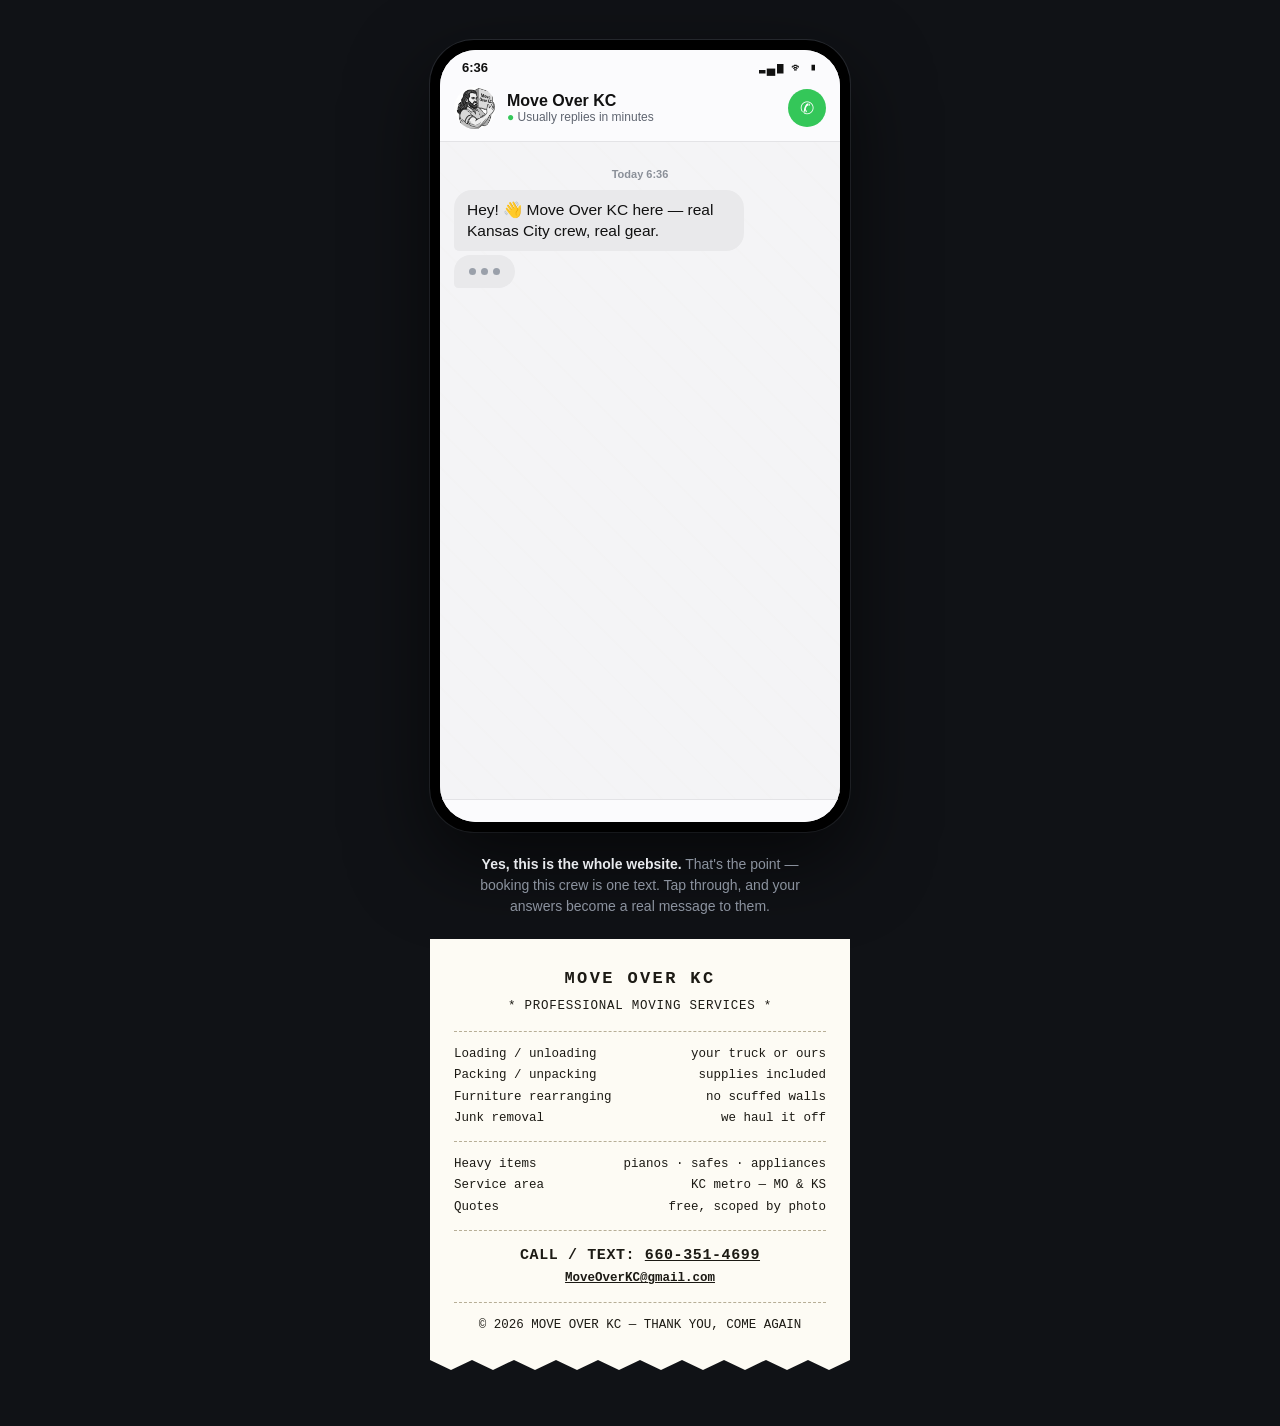
<file: chat.html>
<!DOCTYPE html>
<html lang="en">
<head>
<meta charset="UTF-8">
<meta name="viewport" content="width=device-width, initial-scale=1.0, viewport-fit=cover">
<title>Move Over KC — Text a Kansas City Moving Crew</title>
<meta name="description" content="Booking Move Over KC is one text. Loading, packing, junk removal and heavy items across the Kansas City metro. Call or text 660-351-4699.">
<script type="application/ld+json">
{
  "@context": "https://schema.org",
  "@type": "MovingCompany",
  "name": "Move Over KC",
  "url": "https://www.moveoverkc.com/",
  "telephone": "+1-660-351-4699",
  "email": "MoveOverKC@gmail.com",
  "areaServed": "Kansas City Metropolitan Area"
}
</script>
<style>
  :root{
    --stage:#101216;
    --phone:#000;
    --screen:#F4F4F6;
    --bar:#FBFBFD;
    --them:#E9E9EB;      /* incoming bubble */
    --them-ink:#111;
    --me:#34C759;        /* SMS green */
    --me-ink:#fff;
    --accent:#0A84FF;
    --receipt:#FDFBF4;
    --mono:"SFMono-Regular",ui-monospace,Consolas,Menlo,monospace;
    --sys:-apple-system,BlinkMacSystemFont,"Segoe UI",Roboto,Helvetica,Arial,sans-serif;
  }
  *{margin:0;padding:0;box-sizing:border-box}
  body{background:var(--stage);font-family:var(--sys);color:#111;
    -webkit-font-smoothing:antialiased}
  button{font-family:var(--sys)}
  a{color:inherit}
  :focus-visible{outline:3px solid var(--accent);outline-offset:2px}

  /* ---------- stage (desktop backdrop) ---------- */
  .stage{
    min-height:100vh;display:flex;flex-direction:column;align-items:center;
    justify-content:flex-start;padding:40px 16px 56px;gap:22px;
  }
  .stage-note{
    color:#8B929E;font-size:14px;text-align:center;max-width:44ch;line-height:1.5;
  }
  .stage-note strong{color:#E8EAEE;font-weight:600}

  /* ---------- phone frame ---------- */
  .phone{
    width:min(420px,100%);
    height:min(860px,88vh);
    background:var(--phone);
    border-radius:44px;
    padding:10px;
    box-shadow:0 30px 80px rgba(0,0,0,.6), 0 0 0 1px #2a2d33;
    display:flex;
  }
  .screen{
    background:var(--screen);border-radius:36px;overflow:hidden;
    display:flex;flex-direction:column;flex:1;position:relative;
  }

  /* ---------- status + contact bars ---------- */
  .statusbar{
    display:flex;justify-content:space-between;align-items:center;
    padding:10px 22px 4px;background:var(--bar);
    font-size:13px;font-weight:600;
  }
  .statusbar .icons{letter-spacing:2px;font-size:12px}
  .contactbar{
    background:var(--bar);border-bottom:1px solid #E3E3E6;
    display:flex;align-items:center;gap:11px;padding:8px 14px 12px;
  }
  .avatar{
    width:42px;height:42px;border-radius:50%;
    background:#fff url("[data-uri]") center/cover no-repeat;
    color:#fff;display:flex;align-items:center;justify-content:center;
    font-weight:800;font-size:15px;letter-spacing:.5px;flex:0 0 auto;
  }
  .contact-info{flex:1;min-width:0}
  .contact-name{font-weight:700;font-size:16px;line-height:1.1}
  .contact-sub{font-size:12px;color:#5f6570}
  .contact-sub .dot{color:var(--me)}
  .callbtn{
    flex:0 0 auto;text-decoration:none;
    width:38px;height:38px;border-radius:50%;
    background:var(--me);color:#fff;font-size:17px;
    display:flex;align-items:center;justify-content:center;
  }

  /* ---------- thread ---------- */
  .thread{
    flex:1;overflow-y:auto;padding:16px 14px 12px;
    display:flex;flex-direction:column;gap:4px;
    background:
      linear-gradient(rgba(244,244,246,.94),rgba(244,244,246,.94)),
      repeating-linear-gradient(45deg,#e6e2d8 0 2px,transparent 2px 26px);
  }
  .tstamp{
    align-self:center;font-size:11px;color:#8a8f98;font-weight:600;
    margin:10px 0 6px;
  }
  .row{display:flex;width:100%}
  .row.them{justify-content:flex-start}
  .row.me{justify-content:flex-end}
  .bubble{
    max-width:78%;padding:9px 13px;border-radius:18px;
    font-size:15.5px;line-height:1.38;word-wrap:break-word;white-space:pre-line;
  }
  .them .bubble{background:var(--them);color:var(--them-ink);border-bottom-left-radius:5px}
  .me .bubble{background:var(--me);color:var(--me-ink);border-bottom-right-radius:5px}
  .bubble.summary{
    background:#fff;border:1.5px dashed #b9bec7;color:#111;
    font-family:var(--mono);font-size:13px;line-height:1.55;
  }
  .delivered{
    align-self:flex-end;font-size:11px;color:#8a8f98;font-weight:600;margin:2px 4px 4px 0;
  }
  @media (prefers-reduced-motion:no-preference){
    .row{animation:pop .18s ease-out}
    @keyframes pop{from{opacity:0;transform:translateY(8px) scale(.97)}to{opacity:1;transform:none}}
  }
  /* typing indicator */
  .typing .bubble{display:flex;gap:5px;align-items:center;padding:13px 15px}
  .typing i{
    width:7px;height:7px;border-radius:50%;background:#9aa0aa;display:block;
  }
  @media (prefers-reduced-motion:no-preference){
    .typing i{animation:blink 1.2s infinite}
    .typing i:nth-child(2){animation-delay:.18s}
    .typing i:nth-child(3){animation-delay:.36s}
    @keyframes blink{0%,60%,100%{opacity:.35}30%{opacity:1}}
  }

  /* ---------- composer ---------- */
  .composer{
    background:var(--bar);border-top:1px solid #E3E3E6;
    padding:10px 12px calc(12px + env(safe-area-inset-bottom));
  }
  .chips{display:flex;flex-wrap:wrap;gap:8px}
  .chip{
    border:1.5px solid var(--accent);color:var(--accent);background:#fff;
    border-radius:999px;padding:9px 15px;font-size:14px;font-weight:600;
    cursor:pointer;transition:background .12s;
  }
  .chip:hover{background:#EAF3FF}
  .chip.primary{background:var(--accent);color:#fff}
  .chip.green{border-color:var(--me);background:var(--me);color:#fff}
  .chip.quiet{border-color:#c4c9d2;color:#5f6570}
  .inputrow{display:none;gap:8px}
  .inputrow input{
    flex:1;font-size:16px;padding:11px 15px;border-radius:999px;
    border:1.5px solid #c9cdd5;background:#fff;font-family:var(--sys);
  }
  .sendbtn{
    width:42px;height:42px;border-radius:50%;border:none;cursor:pointer;
    background:var(--me);color:#fff;font-size:18px;flex:0 0 auto;
  }

  /* ---------- receipt footer (static, crawlable) ---------- */
  .receipt{
    width:min(420px,100%);background:var(--receipt);color:#1c1a14;
    font-family:var(--mono);font-size:12.5px;line-height:1.7;
    padding:26px 24px 34px;
    clip-path:polygon(0 0,100% 0,100% calc(100% - 10px),
      95% 100%,90% calc(100% - 10px),85% 100%,80% calc(100% - 10px),
      75% 100%,70% calc(100% - 10px),65% 100%,60% calc(100% - 10px),
      55% 100%,50% calc(100% - 10px),45% 100%,40% calc(100% - 10px),
      35% 100%,30% calc(100% - 10px),25% 100%,20% calc(100% - 10px),
      15% 100%,10% calc(100% - 10px),5% 100%,0 calc(100% - 10px));
    box-shadow:0 18px 40px rgba(0,0,0,.45);
  }
  .receipt h1{font-size:17px;letter-spacing:.14em;text-align:center;margin-bottom:2px}
  .receipt .sub{text-align:center;letter-spacing:.06em;margin-bottom:14px}
  .receipt hr{border:none;border-top:1.5px dashed #b7ae97;margin:12px 0}
  .receipt .line{display:flex;justify-content:space-between;gap:12px}
  .receipt a{font-weight:600}
  .receipt .big{font-size:15px;font-weight:700;text-align:center;letter-spacing:.04em}
  .receipt .center{text-align:center}

  @media (max-width:600px){
    .stage{padding:0 0 40px;gap:0}
    .stage-note{order:2;padding:22px 24px 6px}
    .phone{width:100%;height:100dvh;border-radius:0;padding:0;box-shadow:none}
    .screen{border-radius:0}
    .receipt{order:3;width:100%;clip-path:none}
  }
</style>
</head>
<body>

<div class="stage">

  <div class="phone" role="region" aria-label="Chat with Move Over KC">
    <div class="screen">

      <div class="statusbar" aria-hidden="true">
        <span id="clock">9:41</span>
        <span class="icons">▂▄▆ ᯤ ▮</span>
      </div>

      <div class="contactbar">
        <div class="avatar" aria-hidden="true"></div>
        <div class="contact-info">
          <div class="contact-name">Move Over KC</div>
          <div class="contact-sub"><span class="dot">●</span> Usually replies in minutes</div>
        </div>
        <a class="callbtn" href="tel:16603514699" aria-label="Call Move Over KC at 660-351-4699">✆</a>
      </div>

      <div class="thread" id="thread" aria-live="polite"></div>

      <div class="composer">
        <div class="chips" id="chips" role="group" aria-label="Quick replies"></div>
        <div class="inputrow" id="inputrow">
          <input id="userinput" type="text" autocomplete="off" aria-label="Type your reply">
          <button class="sendbtn" id="sendbtn" aria-label="Send">↑</button>
        </div>
      </div>

    </div>
  </div>

  <p class="stage-note"><strong>Yes, this is the whole website.</strong> That's the point — booking this crew is one text. Tap through, and your answers become a real message to them.</p>

  <!-- Static, crawlable business info -->
  <footer class="receipt">
    <h1>MOVE OVER KC</h1>
    <p class="sub">* PROFESSIONAL MOVING SERVICES *</p>
    <hr>
    <p class="line"><span>Loading / unloading</span><span>your truck or ours</span></p>
    <p class="line"><span>Packing / unpacking</span><span>supplies included</span></p>
    <p class="line"><span>Furniture rearranging</span><span>no scuffed walls</span></p>
    <p class="line"><span>Junk removal</span><span>we haul it off</span></p>
    <hr>
    <p class="line"><span>Heavy items</span><span>pianos · safes · appliances</span></p>
    <p class="line"><span>Service area</span><span>KC metro — MO &amp; KS</span></p>
    <p class="line"><span>Quotes</span><span>free, scoped by photo</span></p>
    <hr>
    <p class="big">CALL / TEXT: <a href="tel:16603514699">660-351-4699</a></p>
    <p class="center"><a href="mailto:MoveOverKC@gmail.com">MoveOverKC@gmail.com</a></p>
    <hr>
    <p class="center">© <span id="yr"></span> MOVE OVER KC — THANK YOU, COME AGAIN</p>
  </footer>

</div>

<script>
(function(){
  var PHONE = '16603514699';
  var EMAIL = 'MoveOverKC@gmail.com';
  var thread = document.getElementById('thread');
  var chipsEl = document.getElementById('chips');
  var inputrow = document.getElementById('inputrow');
  var input = document.getElementById('userinput');
  var sendbtn = document.getElementById('sendbtn');
  var reduced = window.matchMedia('(prefers-reduced-motion: reduce)').matches;
  var state = { service:'', detail:'', name:'', date:'', from:'', to:'' };
  var inputHandler = null;

  /* clock + year */
  function tick(){
    var d = new Date(), h = d.getHours(), m = d.getMinutes();
    var hh = ((h % 12) || 12), mm = (m < 10 ? '0' : '') + m;
    document.getElementById('clock').textContent = hh + ':' + mm;
  }
  tick(); setInterval(tick, 30000);
  document.getElementById('yr').textContent = new Date().getFullYear();

  function scrollDown(){ thread.scrollTop = thread.scrollHeight; }

  function stamp(text){
    var t = document.createElement('div');
    t.className = 'tstamp'; t.textContent = text;
    thread.appendChild(t); scrollDown();
  }

  function bubble(who, text, cls){
    var row = document.createElement('div');
    row.className = 'row ' + who;
    var b = document.createElement('div');
    b.className = 'bubble' + (cls ? ' ' + cls : '');
    b.textContent = text;
    row.appendChild(b);
    thread.appendChild(row); scrollDown();
    return row;
  }

  function meSay(text){
    bubble('me', text);
    var old = thread.querySelector('.delivered');
    if (old) old.remove();
    var d = document.createElement('div');
    d.className = 'delivered'; d.textContent = 'Delivered';
    thread.appendChild(d); scrollDown();
  }

  /* queue incoming messages with typing indicator */
  function themSay(msgs, done){
    var list = Array.isArray(msgs) ? msgs.slice() : [msgs];
    function next(){
      if (!list.length){ if (done) done(); return; }
      var msg = list.shift();
      if (reduced){
        if (typeof msg === 'object') bubble('them', msg.text, msg.cls);
        else bubble('them', msg);
        next(); return;
      }
      var t = document.createElement('div');
      t.className = 'row them typing';
      t.innerHTML = '<div class="bubble"><i></i><i></i><i></i></div>';
      thread.appendChild(t); scrollDown();
      setTimeout(function(){
        t.remove();
        if (typeof msg === 'object') bubble('them', msg.text, msg.cls);
        else bubble('them', msg);
        setTimeout(next, 320);
      }, 650);
    }
    next();
  }

  function setChips(items){
    chipsEl.innerHTML = '';
    chipsEl.style.display = 'flex';
    inputrow.style.display = 'none';
    items.forEach(function(it){
      if (it.href){
        var a = document.createElement('a');
        a.className = 'chip ' + (it.cls || '');
        a.textContent = it.t;
        a.href = it.href;
        a.style.textDecoration = 'none';
        chipsEl.appendChild(a);
        return;
      }
      var b = document.createElement('button');
      b.className = 'chip ' + (it.cls || '');
      b.type = 'button';
      b.textContent = it.t;
      b.onclick = function(){
        meSay(it.say || it.t);
        chipsEl.innerHTML = '';
        it.go();
      };
      chipsEl.appendChild(b);
    });
  }

  function askInput(placeholder, onValue){
    chipsEl.style.display = 'none';
    inputrow.style.display = 'flex';
    input.value = '';
    input.placeholder = placeholder;
    input.focus();
    inputHandler = function(){
      var val = input.value.trim();
      if (!val) return;
      inputrow.style.display = 'none';
      meSay(val);
      onValue(val);
    };
  }
  sendbtn.onclick = function(){ if (inputHandler) inputHandler(); };
  input.addEventListener('keydown', function(e){
    if (e.key === 'Enter' && inputHandler) inputHandler();
  });

  /* ---------- conversation nodes ---------- */

  function start(){
    stamp('Today ' + document.getElementById('clock').textContent);
    themSay([
      'Hey! 👋 Move Over KC here — real Kansas City crew, real gear.',
      "What's the job?"
    ], function(){
      setChips([
        {t:'Moving my whole place', go:whole},
        {t:'Heavy item(s) 🏋️', go:heavy},
        {t:'Junk removal 🚮', go:junk},
        {t:'Packing help 📦', go:pack},
        {t:'Rearranging furniture 🛋️', go:rearr}
      ]);
    });
  }

  function mainChips(){
    setChips([
      {t:'Get a quote →', cls:'primary', go:qName},
      {t:'What area do you cover?', go:area},
      {t:'📞 Call instead', href:'tel:' + PHONE, cls:'green'},
      {t:'Start over', cls:'quiet', say:'Start over', go:restart}
    ]);
  }

  function whole(){
    state.service = 'Full move (loading, hauling, unloading)';
    themSay([
      'Easy. We load, we haul, we unload — your truck or ours. 🚚',
      'Stairs, storage units, third-floor walk-ups… all fine.'
    ], mainChips);
  }

  function heavy(){
    state.service = 'Heavy item(s)';
    themSay([
      'Pianos, safes, appliances, treadmills — the fun stuff. 💪',
      'We bring ratchet straps, moving blankets and enough hands.',
      'Stairs involved?'
    ], function(){
      setChips([
        {t:'Yes… stairs 😬', go:function(){
          state.detail = 'stairs involved';
          themSay(["Good to know — that's exactly why you text us and not your brother-in-law. Extra crew, mattress bags, zero wall scuffs."], mainChips);
        }},
        {t:'Nope, ground floor', go:function(){
          state.detail = 'ground floor';
          themSay(['Even easier. 😎'], mainChips);
        }}
      ]);
    });
  }

  function junk(){
    state.service = 'Junk removal';
    themSay([
      'Tell us what goes — furniture, appliances, the garage pile.',
      'We haul it to the dump or donation. Gone. 🗑️'
    ], mainChips);
  }

  function pack(){
    state.service = 'Packing help';
    themSay([
      'We show up with boxes, tape, paper and bubble wrap, and pack room by room. 📦',
      'Fragile and high-value stuff gets flagged and wrapped extra.'
    ], mainChips);
  }

  function rearr(){
    state.service = 'Furniture rearranging';
    themSay([
      'New layout, same address — we shift the big pieces between rooms or floors.',
      'No scuffed walls, no thrown-out backs. 🛋️'
    ], mainChips);
  }

  function area(){
    themSay([
      'The whole KC metro — both sides of the state line, Missouri and Kansas. 🗺️',
      'Outside the metro? Ask. We travel.'
    ], mainChips);
  }

  /* ---------- quote flow ---------- */

  function qName(){
    themSay(["Let's do it. What's your name?"], function(){
      askInput('Your name…', function(v){
        state.name = v; qDate();
      });
    });
  }

  function qDate(){
    themSay(['When are we doing this, ' + state.name.split(' ')[0] + '?'], function(){
      setChips([
        {t:'This week', go:function(){ state.date='This week'; qFrom(); }},
        {t:'This month', go:function(){ state.date='This month'; qFrom(); }},
        {t:'Flexible', go:function(){ state.date='Flexible'; qFrom(); }},
        {t:'Type a date', say:'Let me type it', go:function(){
          askInput('e.g. Aug 9', function(v){ state.date = v; qFrom(); });
        }}
      ]);
    });
  }

  function qFrom(){
    themSay(['Where from? City or zip.'], function(){
      askInput('e.g. Raytown / 64133', function(v){ state.from = v; qTo(); });
    });
  }

  function qTo(){
    themSay(['And where to?'], function(){
      askInput('e.g. Liberty / 64068', function(v){ state.to = v; qDone(); });
    });
  }

  function composeBody(){
    return 'Hi, it\'s ' + state.name + '. Requesting a moving quote.\n'
      + 'Job: ' + (state.service || 'Move') + (state.detail ? ' (' + state.detail + ')' : '') + '\n'
      + 'Date: ' + state.date + '\n'
      + 'From: ' + state.from + '\n'
      + 'To: ' + state.to + '\n'
      + '(Sent from moveoverkc.com)';
  }

  function qDone(){
    var summary = 'TO: Move Over KC\n'
      + 'NAME: ' + state.name + '\n'
      + 'JOB: ' + (state.service || 'Move') + (state.detail ? ' — ' + state.detail : '') + '\n'
      + 'DATE: ' + state.date + '\n'
      + 'FROM: ' + state.from + '\n'
      + 'TO: ' + state.to;
    themSay([
      'Perfect. Here\'s your text, ready to go:',
      {text: summary, cls:'summary'},
      'One tap opens your messages — hit send and it lands on our phone for real. 📲',
      'Pro tip: after that, text us photos of the items, stairs and doorways. We scope every job by photo, so the price is right the first time.'
    ], function(){
      var body = encodeURIComponent(composeBody());
      setChips([
        {t:'💬 Send it as a real text', cls:'green', href:'sms:' + PHONE + '?&body=' + body},
        {t:'✉️ Email instead', href:'mailto:' + EMAIL + '?subject=' + encodeURIComponent('Moving Quote — ' + state.name) + '&body=' + body},
        {t:'📞 Call instead', href:'tel:' + PHONE},
        {t:'Start over', cls:'quiet', say:'Start over', go:restart}
      ]);
    });
  }

  function restart(){
    state = { service:'', detail:'', name:'', date:'', from:'', to:'' };
    themSay(['No problem — from the top. What\'s the job?'], function(){
      setChips([
        {t:'Moving my whole place', go:whole},
        {t:'Heavy item(s) 🏋️', go:heavy},
        {t:'Junk removal 🚮', go:junk},
        {t:'Packing help 📦', go:pack},
        {t:'Rearranging furniture 🛋️', go:rearr}
      ]);
    });
  }

  start();
})();
</script>

</body>
</html>
</file>
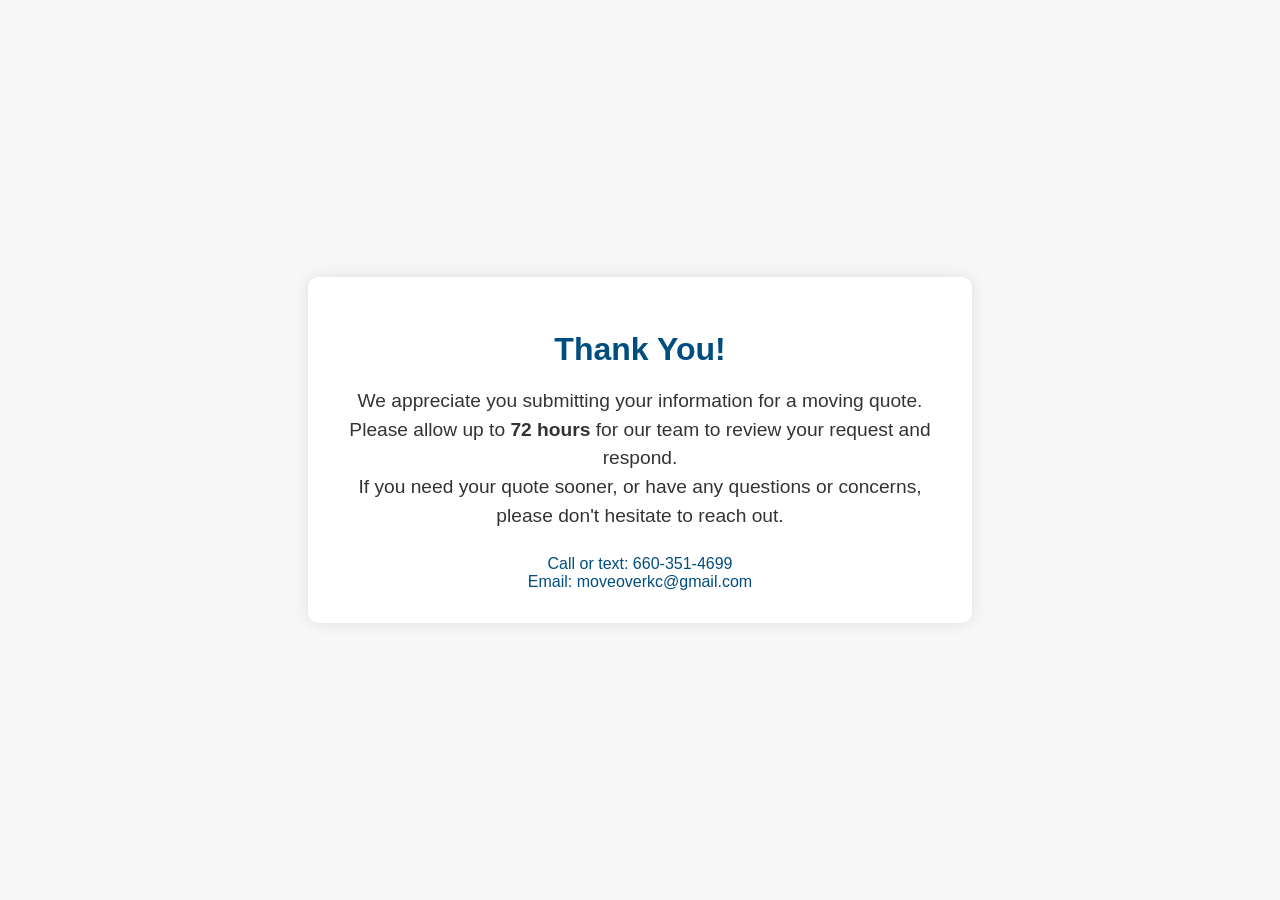
<file: thank-you.html>
<!DOCTYPE html>
<html lang="en">
<head>
  <meta charset="UTF-8">
  <meta name="viewport" content="width=device-width, initial-scale=1.0">
  <title>Thank You - Move Over KC</title>
  <style>
    body {
      font-family: 'Segoe UI', Arial, sans-serif;
      background-color: #f7f7f7;
      margin: 0;
      padding: 0;
      display: flex;
      align-items: center;
      justify-content: center;
      height: 100vh;
    }
    .thank-you-container {
      background-color: #fff;
      padding: 2em;
      border-radius: 10px;
      max-width: 600px;
      box-shadow: 0 0 15px rgba(0, 0, 0, 0.1);
      text-align: center;
    }
    h1 {
      color: #004d80;
      margin-bottom: 0.5em;
      font-size: 2em;
    }
    p {
      color: #333;
      font-size: 1.2em;
      line-height: 1.5;
    }
    .contact-info {
      margin-top: 1.5em;
      font-size: 1em;
      color: #004d80;
    }
    a {
      color: #004d80;
      text-decoration: none;
    }
    a:hover {
      text-decoration: underline;
    }
  </style>
</head>
<body>
  <div class="thank-you-container">
    <h1>Thank You!</h1>
    <p>
      We appreciate you submitting your information for a moving quote.<br>
      Please allow up to <strong>72 hours</strong> for our team to review your request and respond.<br>
      If you need your quote sooner, or have any questions or concerns, please don't hesitate to reach out.
    </p>
    <div class="contact-info">
      Call or text: <a href="tel:6603514699">660-351-4699</a><br>
      Email: <a href="mailto:moveoverkc@gmail.com">moveoverkc@gmail.com</a>
    </div>
  </div>
</body>
</html>
</file>
